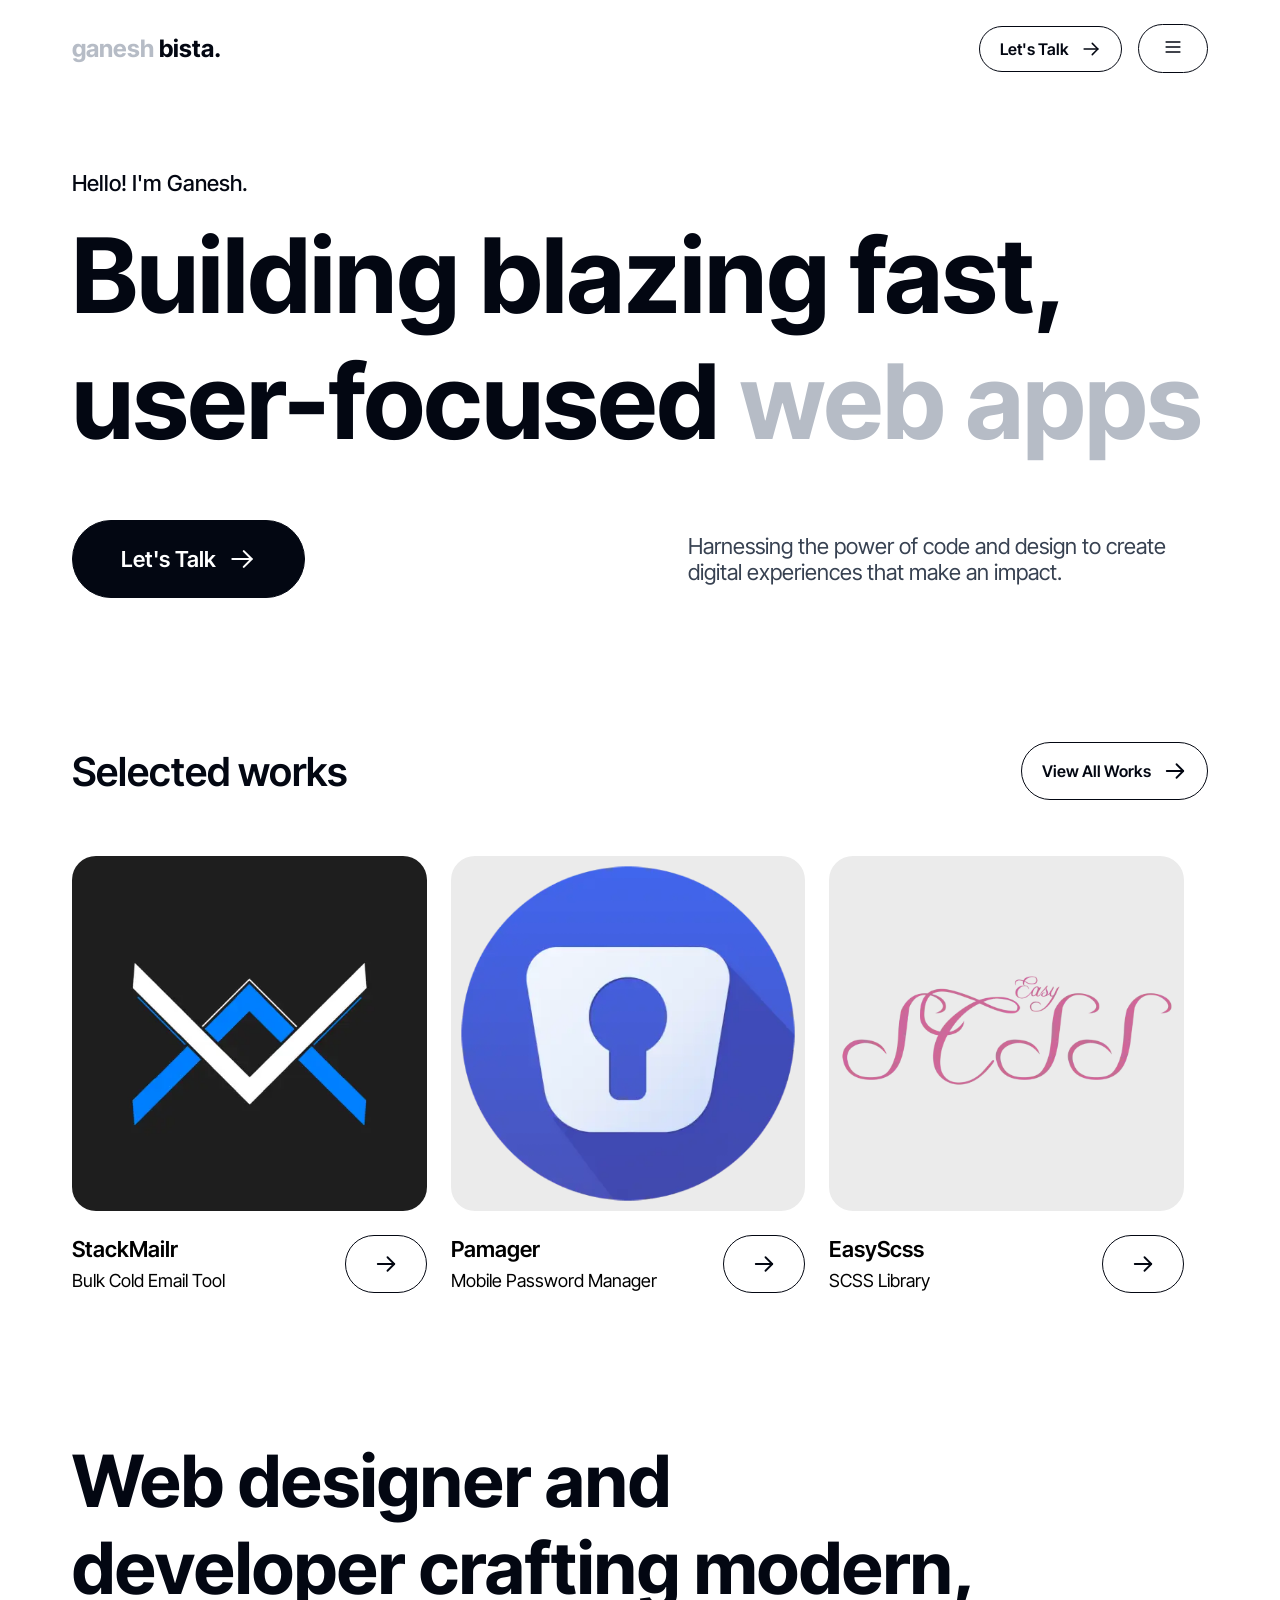
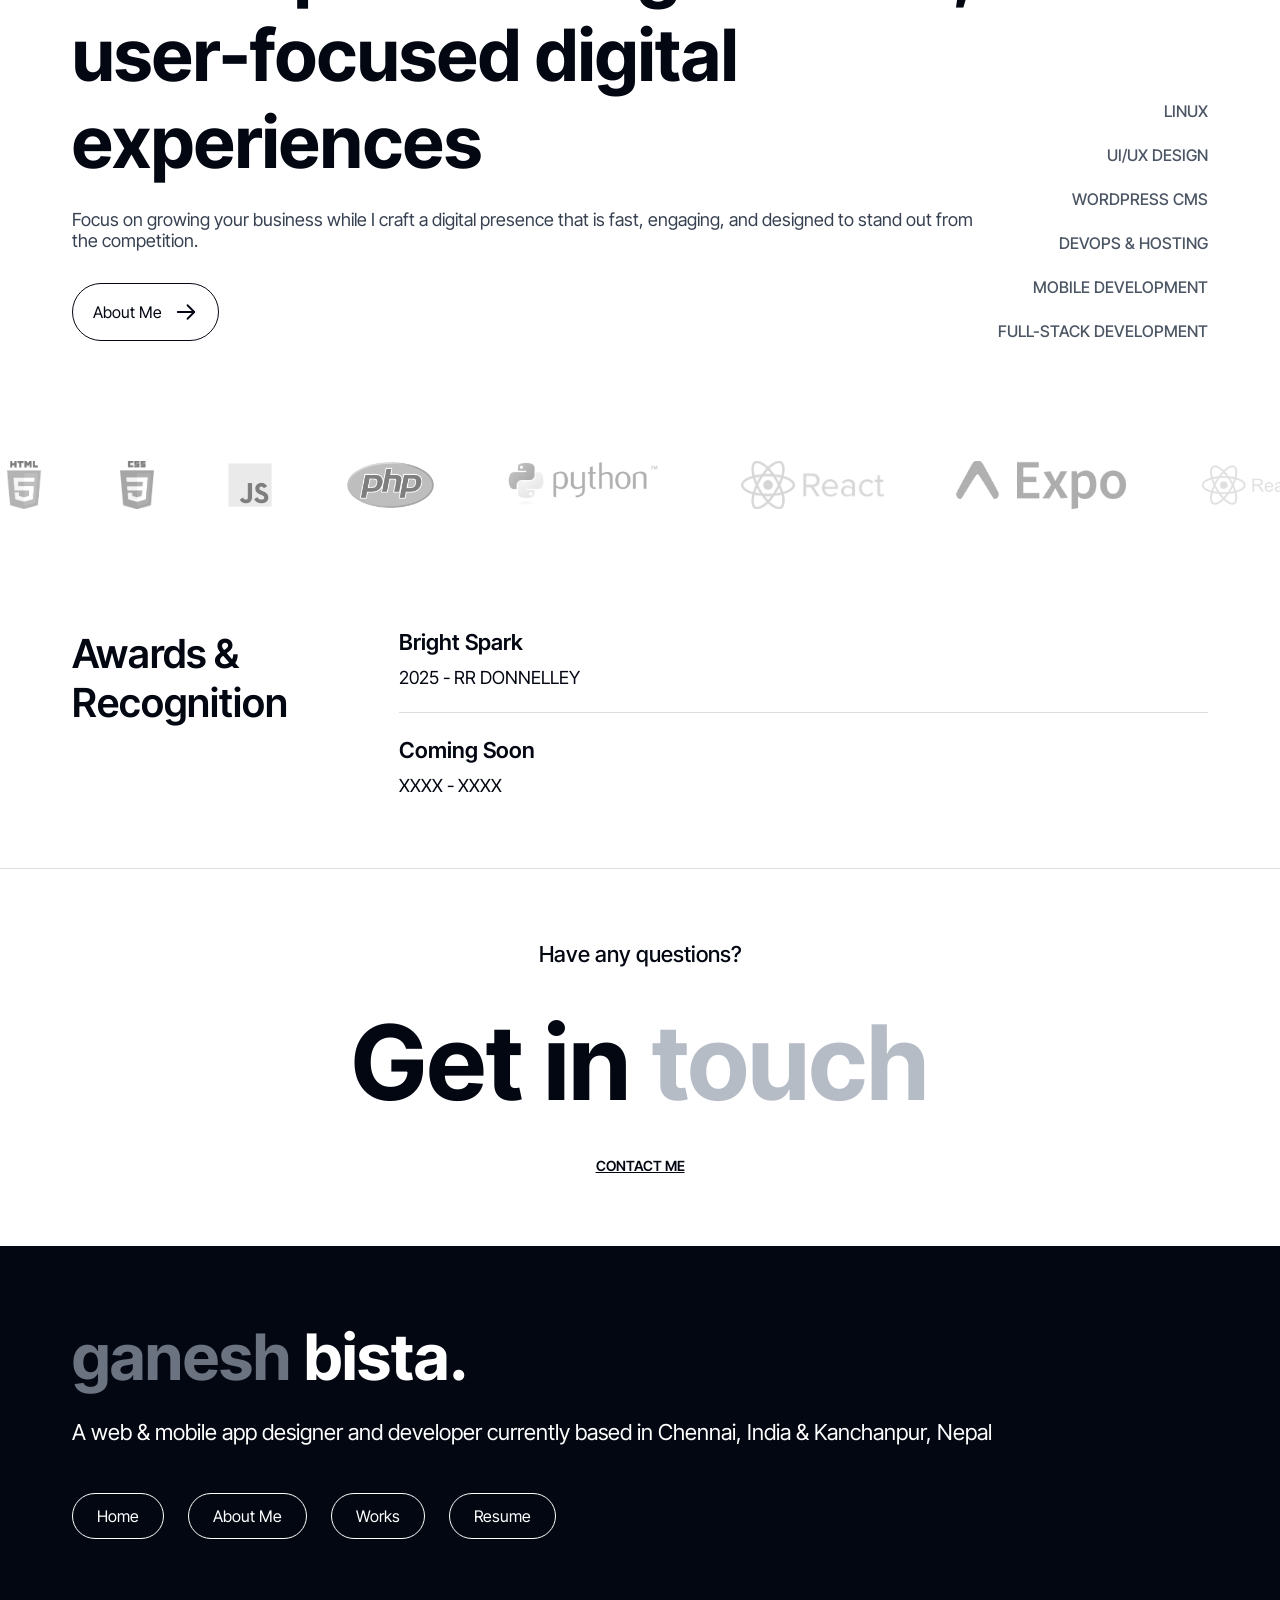
<file: index.html>
<!doctype html>
<html lang="en">
  <head>
    <!-- Basic -->
    <meta charset="UTF-8" />
    <meta name="viewport" content="width=device-width, initial-scale=1.0" />

    <title>Ganesh Bista | Full Stack Web & Mobile App Developer</title>

    <meta
      name="description"
      content="Ganesh Bista is a full-stack web and mobile app developer based in Chennai, India and Nepal. Building blazing fast, user-focused websites, web apps, and mobile applications."
    />

    <meta name="author" content="Ganesh Bista" />
    <meta name="robots" content="index, follow, max-image-preview:large" />
    <meta name="googlebot" content="index, follow" />
    <meta name="theme-color" content="#ffffff" />
    <meta name="color-scheme" content="light" />

    <!-- Canonical -->
    <link rel="canonical" href="https://ganeshbista.com/" />

    <!-- Favicon -->
    <link rel="icon" href="./assets/images/favicon.ico" sizes="any" />
    <link rel="icon" type="image/png" href="./assets/images/favicon.png" />

    <!-- Open Graph (Facebook, Discord, LinkedIn, WhatsApp, Telegram) -->
    <meta property="og:type" content="website" />
    <meta property="og:site_name" content="Ganesh Bista" />
    <meta property="og:title" content="Ganesh Bista | Full Stack Developer" />
    <meta
      property="og:description"
      content="Building blazing fast, user-focused web and mobile applications with modern technologies."
    />
    <meta property="og:url" content="https://ganeshbista.com/" />
    <meta
      property="og:image"
      content="https://ganeshbista.com/assets/images/embed.png"
    />
    <meta property="og:image:width" content="1200" />
    <meta property="og:image:height" content="630" />
    <meta property="og:image:alt" content="Ganesh Bista Portfolio" />
    <meta property="og:locale" content="en_US" />

    <!-- Twitter / X -->
    <meta name="twitter:card" content="summary_large_image" />
    <meta name="twitter:title" content="Ganesh Bista | Full Stack Developer" />
    <meta
      name="twitter:description"
      content="Building blazing fast, user-focused web and mobile applications."
    />
    <meta
      name="twitter:image"
      content="https://ganeshbista.com/assets/images/embed.png"
    />
    <!-- <meta name="twitter:creator" content="@ganeshbistakaji" /> -->

    <!-- Mobile -->
    <!-- <meta name="mobile-web-app-capable" content="yes" /> -->
    <!-- <meta name="apple-mobile-web-app-capable" content="yes" /> -->
    <!-- <meta name="apple-mobile-web-app-title" content="Ganesh Bista" /> -->
    <!-- <meta name="apple-mobile-web-app-status-bar-style" content="black" /> -->

    <!-- PWA -->
    <!-- <link rel="manifest" href="/manifest.json" /> -->

    <!-- Preconnect -->
    <link rel="preconnect" href="https://fonts.googleapis.com" />
    <link rel="preconnect" href="https://fonts.gstatic.com" crossorigin />

    <!-- Schema.org JSON-LD -->
    <script type="application/ld+json">
      {
        "@context": "https://schema.org",
        "@type": "Person",
        "name": "Ganesh Bista",
        "url": "https://ganeshbista.com",
        "jobTitle": "Full Stack Web & Mobile App Developer",
        "description": "Full-stack developer specializing in web applications, mobile apps, UI/UX design, and modern digital experiences.",
        "sameAs": [
          "https://github.com/ganeshbistakaji",
          "https://github.com/deadbushmc",
          "https://www.linkedin.com/in/ganesh-bista-444a46316"
        ],
        "knowsAbout": [
          "HTML",
          "CSS",
          "JavaScript",
          "PHP",
          "React",
          "React Native",
          "MySQL",
          "UI UX Design",
          "Mobile Development",
          "Full Stack Development"
        ]
      }
    </script>
    <link rel="stylesheet" href="./assets/style/index.css" />
    <link rel="stylesheet" href="./assets/style/global.css" />
  </head>
  <body>
    <div class="main">
      <header class="navbar">
        <div class="main-nav">
          <a href="./" class="site-icon"
            ><span class="first-name">ganesh</span>
            <span class="last-name">bista.</span></a
          >
          <div class="right">
            <a href="./contact.html" class="contact hide-mb">
              <span>Let's Talk</span>
              <svg
                width="100%"
                height="100%"
                viewBox="0 0 20 20"
                fill="none"
                xmlns="http://www.w3.org/2000/svg"
              >
                <path
                  d="M3.125 10H16.875"
                  stroke="currentColor"
                  stroke-width="1.5"
                  stroke-linecap="round"
                  stroke-linejoin="round"
                ></path>
                <path
                  d="M11.25 4.375L16.875 10L11.25 15.625"
                  stroke="currentColor"
                  stroke-width="1.5"
                  stroke-linecap="round"
                  stroke-linejoin="round"
                ></path>
              </svg>
            </a>

            <button class="hamburger">
              <svg
                class="navbar-inactive-burger"
                width="100%"
                height="100%"
                viewBox="0 0 20 20"
                fill="none"
                xmlns="http://www.w3.org/2000/svg"
              >
                <path
                  d="M3.125 10H16.875"
                  stroke="currentColor"
                  stroke-width="1.5"
                  stroke-linecap="round"
                  stroke-linejoin="round"
                ></path>
                <path
                  d="M3.125 5H16.875"
                  stroke="currentColor"
                  stroke-width="1.5"
                  stroke-linecap="round"
                  stroke-linejoin="round"
                ></path>
                <path
                  d="M3.125 15H16.875"
                  stroke="currentColor"
                  stroke-width="1.5"
                  stroke-linecap="round"
                  stroke-linejoin="round"
                ></path>
              </svg>
              <svg
                class="navbar-active-burger"
                width="100%"
                height="100%"
                viewBox="0 0 20 20"
                fill="none"
                xmlns="http://www.w3.org/2000/svg"
              >
                <path
                  d="M15.625 4.375L4.375 15.625"
                  stroke="currentColor"
                  stroke-width="1.5"
                  stroke-linecap="round"
                  stroke-linejoin="round"
                ></path>
                <path
                  d="M15.625 15.625L4.375 4.375"
                  stroke="currentColor"
                  stroke-width="1.5"
                  stroke-linecap="round"
                  stroke-linejoin="round"
                ></path>
              </svg>
            </button>
          </div>
        </div>
        <div class="nav-line-cont">
          <div class="nav-line"></div>
        </div>

        <div class="nav-dropdown">
          <div class="nav-dropdown-inner">
            <ul class="nav-links">
              <li class="nav-link">
                <a href="./" class="link">Home<span>(01)</span></a>
                <a href="./" class="button-link hide-mb">
                  <svg
                    width="100%"
                    height="100%"
                    viewBox="0 0 20 20"
                    fill="none"
                    xmlns="http://www.w3.org/2000/svg"
                  >
                    <path
                      d="M3.125 10H16.875"
                      stroke="currentColor"
                      stroke-width="1.5"
                      stroke-linecap="round"
                      stroke-linejoin="round"
                    ></path>
                    <path
                      d="M11.25 4.375L16.875 10L11.25 15.625"
                      stroke="currentColor"
                      stroke-width="1.5"
                      stroke-linecap="round"
                      stroke-linejoin="round"
                    ></path>
                  </svg>
                </a>
              </li>
              <li class="nav-link">
                <a href="./about.html" class="link"
                  >About Me<span>(02)</span></a
                >
                <a href="./about.html" class="button-link hide-mb">
                  <svg
                    width="100%"
                    height="100%"
                    viewBox="0 0 20 20"
                    fill="none"
                    xmlns="http://www.w3.org/2000/svg"
                  >
                    <path
                      d="M3.125 10H16.875"
                      stroke="currentColor"
                      stroke-width="1.5"
                      stroke-linecap="round"
                      stroke-linejoin="round"
                    ></path>
                    <path
                      d="M11.25 4.375L16.875 10L11.25 15.625"
                      stroke="currentColor"
                      stroke-width="1.5"
                      stroke-linecap="round"
                      stroke-linejoin="round"
                    ></path>
                  </svg>
                </a>
              </li>
              <li class="nav-link">
                <a href="./works.html" class="link">Works<span>(03)</span></a>
                <a href="./works.html" class="button-link hide-mb">
                  <svg
                    width="100%"
                    height="100%"
                    viewBox="0 0 20 20"
                    fill="none"
                    xmlns="http://www.w3.org/2000/svg"
                  >
                    <path
                      d="M3.125 10H16.875"
                      stroke="currentColor"
                      stroke-width="1.5"
                      stroke-linecap="round"
                      stroke-linejoin="round"
                    ></path>
                    <path
                      d="M11.25 4.375L16.875 10L11.25 15.625"
                      stroke="currentColor"
                      stroke-width="1.5"
                      stroke-linecap="round"
                      stroke-linejoin="round"
                    ></path>
                  </svg>
                </a>
              </li>
            </ul>

            <div class="nav-line-cont-inner">
              <div class="nav-line"></div>
            </div>

            <div class="socials">
              <div class="socials-left">
                <p class="follow-me-txt">Follow me.</p>
                <ul class="socials-link">
                  <li class="social-link">
                    <a
                      target="_blank"
                      href="https://github.com/ganeshbistakaji"
                      class="link"
                      >Github<span>(@ganeshbistakaji)</span>
                      <svg
                        width="100%"
                        height="100%"
                        viewBox="0 0 24 24"
                        fill="none"
                        xmlns="http://www.w3.org/2000/svg"
                      >
                        <path
                          d="M6 18L18 6"
                          stroke="currentColor"
                          stroke-width="1.5"
                          stroke-linecap="round"
                          stroke-linejoin="round"
                        ></path>
                        <path
                          d="M8.25 6H18V15.75"
                          stroke="currentColor"
                          stroke-width="1.5"
                          stroke-linecap="round"
                          stroke-linejoin="round"
                        ></path></svg
                    ></a>
                  </li>
                  <li class="social-link">
                    <a
                      target="_blank"
                      href="https://github.com/deadbushmc"
                      class="link"
                      >Github<span>(@deadbushmc)</span>
                      <svg
                        width="100%"
                        height="100%"
                        viewBox="0 0 24 24"
                        fill="none"
                        xmlns="http://www.w3.org/2000/svg"
                      >
                        <path
                          d="M6 18L18 6"
                          stroke="currentColor"
                          stroke-width="1.5"
                          stroke-linecap="round"
                          stroke-linejoin="round"
                        ></path>
                        <path
                          d="M8.25 6H18V15.75"
                          stroke="currentColor"
                          stroke-width="1.5"
                          stroke-linecap="round"
                          stroke-linejoin="round"
                        ></path></svg
                    ></a>
                  </li>
                  <li class="social-link">
                    <a
                      target="_blank"
                      href="https://in.linkedin.com/in/ganesh-bista-444a46316"
                      class="link"
                      >Linked in
                      <svg
                        width="100%"
                        height="100%"
                        viewBox="0 0 24 24"
                        fill="none"
                        xmlns="http://www.w3.org/2000/svg"
                      >
                        <path
                          d="M6 18L18 6"
                          stroke="currentColor"
                          stroke-width="1.5"
                          stroke-linecap="round"
                          stroke-linejoin="round"
                        ></path>
                        <path
                          d="M8.25 6H18V15.75"
                          stroke="currentColor"
                          stroke-width="1.5"
                          stroke-linecap="round"
                          stroke-linejoin="round"
                        ></path></svg
                    ></a>
                  </li>
                </ul>
              </div>
              <div class="socials-right">
                <p class="query">Reach out to me.</p>
                <form id="query-form-nav" class="query-form-nav">
                  <input
                    type="text"
                    id="query-nav-msg"
                    placeholder="Write your query"
                    required
                  />
                  <button type="submit">
                    <svg
                      width="100%"
                      height="100%"
                      viewBox="0 0 24 24"
                      fill="none"
                      xmlns="http://www.w3.org/2000/svg"
                    >
                      <path
                        d="M6 18L18 6"
                        stroke="currentColor"
                        stroke-width="1.5"
                        stroke-linecap="round"
                        stroke-linejoin="round"
                      ></path>
                      <path
                        d="M8.25 6H18V15.75"
                        stroke="currentColor"
                        stroke-width="1.5"
                        stroke-linecap="round"
                        stroke-linejoin="round"
                      ></path>
                    </svg>
                  </button>
                </form>
              </div>
            </div>
          </div>
        </div>
      </header>

      <section class="section-intro section-boxed">
        <p class="greetings">Hello! I'm Ganesh.</p>
        <h1 class="basic-bio">
          Building blazing fast, user-focused <span>web apps</span>
        </h1>
        <div class="contact-page">
          <a href="./contact.html" class="contact">
            <span>Let's Talk</span>
            <svg
              width="100%"
              height="100%"
              viewBox="0 0 20 20"
              fill="none"
              xmlns="http://www.w3.org/2000/svg"
            >
              <path
                d="M3.125 10H16.875"
                stroke="currentColor"
                stroke-width="1.5"
                stroke-linecap="round"
                stroke-linejoin="round"
              ></path>
              <path
                d="M11.25 4.375L16.875 10L11.25 15.625"
                stroke="currentColor"
                stroke-width="1.5"
                stroke-linecap="round"
                stroke-linejoin="round"
              ></path>
            </svg>
          </a>

          <p class="contact-desc">
            Harnessing the power of code and design to create digital
            experiences that make an impact.
          </p>
        </div>
      </section>

      <section class="section-works section-boxed">
        <div class="top">
          <p class="section-title">Selected works</p>
          <a href="./works.html" class="works hide-mb">
            <span>View All Works</span>
            <svg
              width="100%"
              height="100%"
              viewBox="0 0 20 20"
              fill="none"
              xmlns="http://www.w3.org/2000/svg"
            >
              <path
                d="M3.125 10H16.875"
                stroke="currentColor"
                stroke-width="1.5"
                stroke-linecap="round"
                stroke-linejoin="round"
              ></path>
              <path
                d="M11.25 4.375L16.875 10L11.25 15.625"
                stroke="currentColor"
                stroke-width="1.5"
                stroke-linecap="round"
                stroke-linejoin="round"
              ></path>
            </svg>
          </a>
        </div>
        <ul class="all-works">
          <li class="work">
            <a
              href="https://github.com/ganeshbistakaji/StackMailr"
              class="work-img-cont"
            >
              <img
                src="./assets/images/stackMailr.webp"
                alt=""
                class="work-img"
              />
            </a>
            <div class="work-desc">
              <div class="left">
                <p class="work-title">StackMailr</p>
                <p class="work-type">Bulk Cold Email Tool</p>
              </div>
              <a
                href="https://github.com/ganeshbistakaji/StackMailr"
                class="work-view-more"
              >
                <svg
                  width="100%"
                  height="100%"
                  viewBox="0 0 20 20"
                  fill="none"
                  xmlns="http://www.w3.org/2000/svg"
                >
                  <path
                    d="M3.125 10H16.875"
                    stroke="currentColor"
                    stroke-width="1.5"
                    stroke-linecap="round"
                    stroke-linejoin="round"
                  ></path>
                  <path
                    d="M11.25 4.375L16.875 10L11.25 15.625"
                    stroke="currentColor"
                    stroke-width="1.5"
                    stroke-linecap="round"
                    stroke-linejoin="round"
                  ></path>
                </svg>
              </a>
            </div>
          </li>
          <li class="work">
            <a
              href="https://github.com/ganeshbistakaji/Pamager"
              class="work-img-cont"
            >
              <img src="./assets/images/pamager.webp" alt="" class="work-img" />
            </a>
            <div class="work-desc">
              <div class="left">
                <p class="work-title">Pamager</p>
                <p class="work-type">Mobile Password Manager</p>
              </div>
              <a
                href="https://github.com/ganeshbistakaji/Pamager"
                class="work-view-more"
              >
                <svg
                  width="100%"
                  height="100%"
                  viewBox="0 0 20 20"
                  fill="none"
                  xmlns="http://www.w3.org/2000/svg"
                >
                  <path
                    d="M3.125 10H16.875"
                    stroke="currentColor"
                    stroke-width="1.5"
                    stroke-linecap="round"
                    stroke-linejoin="round"
                  ></path>
                  <path
                    d="M11.25 4.375L16.875 10L11.25 15.625"
                    stroke="currentColor"
                    stroke-width="1.5"
                    stroke-linecap="round"
                    stroke-linejoin="round"
                  ></path>
                </svg>
              </a>
            </div>
          </li>
          <li class="work">
            <a
              href="https://github.com/ganeshbistakaji/EasySCSS"
              class="work-img-cont"
            >
              <img
                src="./assets/images/easyScss.webp"
                alt=""
                class="work-img"
              />
            </a>
            <div class="work-desc">
              <div class="left">
                <p class="work-title">EasyScss</p>
                <p class="work-type">SCSS Library</p>
              </div>
              <a
                href="https://github.com/ganeshbistakaji/EasySCSS"
                class="work-view-more"
              >
                <svg
                  width="100%"
                  height="100%"
                  viewBox="0 0 20 20"
                  fill="none"
                  xmlns="http://www.w3.org/2000/svg"
                >
                  <path
                    d="M3.125 10H16.875"
                    stroke="currentColor"
                    stroke-width="1.5"
                    stroke-linecap="round"
                    stroke-linejoin="round"
                  ></path>
                  <path
                    d="M11.25 4.375L16.875 10L11.25 15.625"
                    stroke="currentColor"
                    stroke-width="1.5"
                    stroke-linecap="round"
                    stroke-linejoin="round"
                  ></path>
                </svg>
              </a>
            </div>
          </li>
        </ul>
        <a href="./works.html" class="works-mb hide-pc hide-tb">
          <span>View All Works</span>
          <svg
            width="100%"
            height="100%"
            viewBox="0 0 20 20"
            fill="none"
            xmlns="http://www.w3.org/2000/svg"
          >
            <path
              d="M3.125 10H16.875"
              stroke="currentColor"
              stroke-width="1.5"
              stroke-linecap="round"
              stroke-linejoin="round"
            ></path>
            <path
              d="M11.25 4.375L16.875 10L11.25 15.625"
              stroke="currentColor"
              stroke-width="1.5"
              stroke-linecap="round"
              stroke-linejoin="round"
            ></path>
          </svg>
        </a>
      </section>

      <section class="section-skills section-boxed">
        <div class="left">
          <h2 class="skills-heading">
            Web designer and developer crafting modern, user-focused digital
            experiences
          </h2>
          <p class="skills-desc">
            Focus on growing your business while I craft a digital presence that
            is fast, engaging, and designed to stand out from the competition.
          </p>
          <a href="./about.html" class="about">
            <span>About Me</span>
            <svg
              width="100%"
              height="100%"
              viewBox="0 0 20 20"
              fill="none"
              xmlns="http://www.w3.org/2000/svg"
            >
              <path
                d="M3.125 10H16.875"
                stroke="currentColor"
                stroke-width="1.5"
                stroke-linecap="round"
                stroke-linejoin="round"
              ></path>
              <path
                d="M11.25 4.375L16.875 10L11.25 15.625"
                stroke="currentColor"
                stroke-width="1.5"
                stroke-linecap="round"
                stroke-linejoin="round"
              ></path>
            </svg>
          </a>
        </div>
        <ul class="skills">
          <li class="skill">
            <p class="skill-name">Linux</p>
          </li>
          <li class="skill">
            <p class="skill-name">UI/UX Design</p>
          </li>
          <li class="skill">
            <p class="skill-name">Wordpress CMS</p>
          </li>
          <li class="skill">
            <p class="skill-name">DevOps & Hosting</p>
          </li>
          <li class="skill">
            <p class="skill-name">Mobile Development</p>
          </li>
          <li class="skill">
            <p class="skill-name">Full-Stack Development</p>
          </li>
        </ul>
      </section>

      <section class="section-lang-tool section-full">
        <ul class="lang-tools">
          <li class="lang-tool">
            <img src="./assets/images/skills/html.png" alt="" />
          </li>
          <li class="lang-tool">
            <img src="./assets/images/skills/css.png" alt="" />
          </li>
          <li class="lang-tool">
            <img src="./assets/images/skills/js.png" alt="" />
          </li>
          <li class="lang-tool">
            <img src="./assets/images/skills/php.png" alt="" />
          </li>
          <li class="lang-tool">
            <img src="./assets/images/skills/python.png" alt="" />
          </li>
          <li class="lang-tool">
            <img src="./assets/images/skills/react.png" alt="" />
          </li>
          <li class="lang-tool">
            <img src="./assets/images/skills/expo.png" alt="" />
          </li>
          <li class="lang-tool">
            <img src="./assets/images/skills/react-native.png" alt="" />
          </li>
          <li class="lang-tool">
            <img src="./assets/images/skills/mysql.png" alt="" />
          </li>
          <li class="lang-tool">
            <img src="./assets/images/skills/ubuntu.png" alt="" />
          </li>
          <li class="lang-tool">
            <img src="./assets/images/skills/debian.webp" alt="" />
          </li>
          <li class="lang-tool">
            <img src="./assets/images/skills/vscode.png" alt="" />
          </li>
          <li class="lang-tool">
            <img src="./assets/images/skills/xampp.png" alt="" />
          </li>
          <li class="lang-tool">
            <img src="./assets/images/skills/figma.webp" alt="" />
          </li>
        </ul>
        <ul class="lang-tools" aria-hidden>
          <li class="lang-tool">
            <img src="./assets/images/skills/html.png" alt="" />
          </li>
          <li class="lang-tool">
            <img src="./assets/images/skills/css.png" alt="" />
          </li>
          <li class="lang-tool">
            <img src="./assets/images/skills/js.png" alt="" />
          </li>
          <li class="lang-tool">
            <img src="./assets/images/skills/php.png" alt="" />
          </li>
          <li class="lang-tool">
            <img src="./assets/images/skills/python.png" alt="" />
          </li>
          <li class="lang-tool">
            <img src="./assets/images/skills/react.png" alt="" />
          </li>
          <li class="lang-tool">
            <img src="./assets/images/skills/expo.png" alt="" />
          </li>
          <li class="lang-tool">
            <img src="./assets/images/skills/react-native.png" alt="" />
          </li>
          <li class="lang-tool">
            <img src="./assets/images/skills/mysql.png" alt="" />
          </li>
          <li class="lang-tool">
            <img src="./assets/images/skills/ubuntu.png" alt="" />
          </li>
          <li class="lang-tool">
            <img src="./assets/images/skills/debian.webp" alt="" />
          </li>
          <li class="lang-tool">
            <img src="./assets/images/skills/vscode.png" alt="" />
          </li>
          <li class="lang-tool">
            <img src="./assets/images/skills/xampp.png" alt="" />
          </li>
          <li class="lang-tool">
            <img src="./assets/images/skills/figma.webp" alt="" />
          </li>
        </ul>
      </section>

      <section class="section-recognition section-boxed">
        <div class="inner-section">
          <div class="left">
            <h4 class="recognition-main-title">Awards & Recognition</h4>
          </div>
          <div class="right">
            <div class="recognition">
              <h4 class="recognition-title">Bright Spark</h4>
              <p class="recognition-type">2025 - RR Donnelley</p>
            </div>
            <div class="recognition-divider"></div>
            <div class="recognition">
              <h4 class="recognition-title">Coming Soon</h4>
              <p class="recognition-type">XXXX - XXXX</p>
            </div>
            <!-- <div class="recognition-divider"></div> -->
          </div>
        </div>
      </section>

      <section class="section-divider section-full"></section>

      <section class="section-get-in-touch section-boxed">
        <p class="query-desc">Have any questions?</p>
        <h2 class="query-title">Get in <span>touch</span></h2>
        <a href="./contact.html" class="contact">Contact Me</a>
      </section>

      <footer class="footer">
        <div class="footer-inner section-boxed">
          <a href="./" class="site-icon-footer"
            ><span class="first-name">ganesh</span>
            <span class="last-name">bista.</span></a
          >
          <p class="site-desc">
            A web & mobile app designer and developer currently based in
            Chennai, India & Kanchanpur, Nepal
          </p>

          <ul class="links-list">
            <li class="link-list">
              <a href="./" class="link">Home</a>
            </li>
            <li class="link-list">
              <a href="./about.html" class="link">About Me</a>
            </li>
            <li class="link-list">
              <a href="./works.html" class="link">Works</a>
            </li>
            <li class="link-list">
              <a
                target="_blank"
                href="https://drive.google.com/file/d/1i2EXxmqxesMfHggmH8huuSoUHmxjBZQx/view?usp=sharing"
                class="link"
                >Resume</a
              >
            </li>
          </ul>
        </div>
      </footer>
    </div>

    <script src="./assets/js/navbar.js"></script>
    <script src="./assets/js/contact.js"></script>
  </body>
</html>
</file>
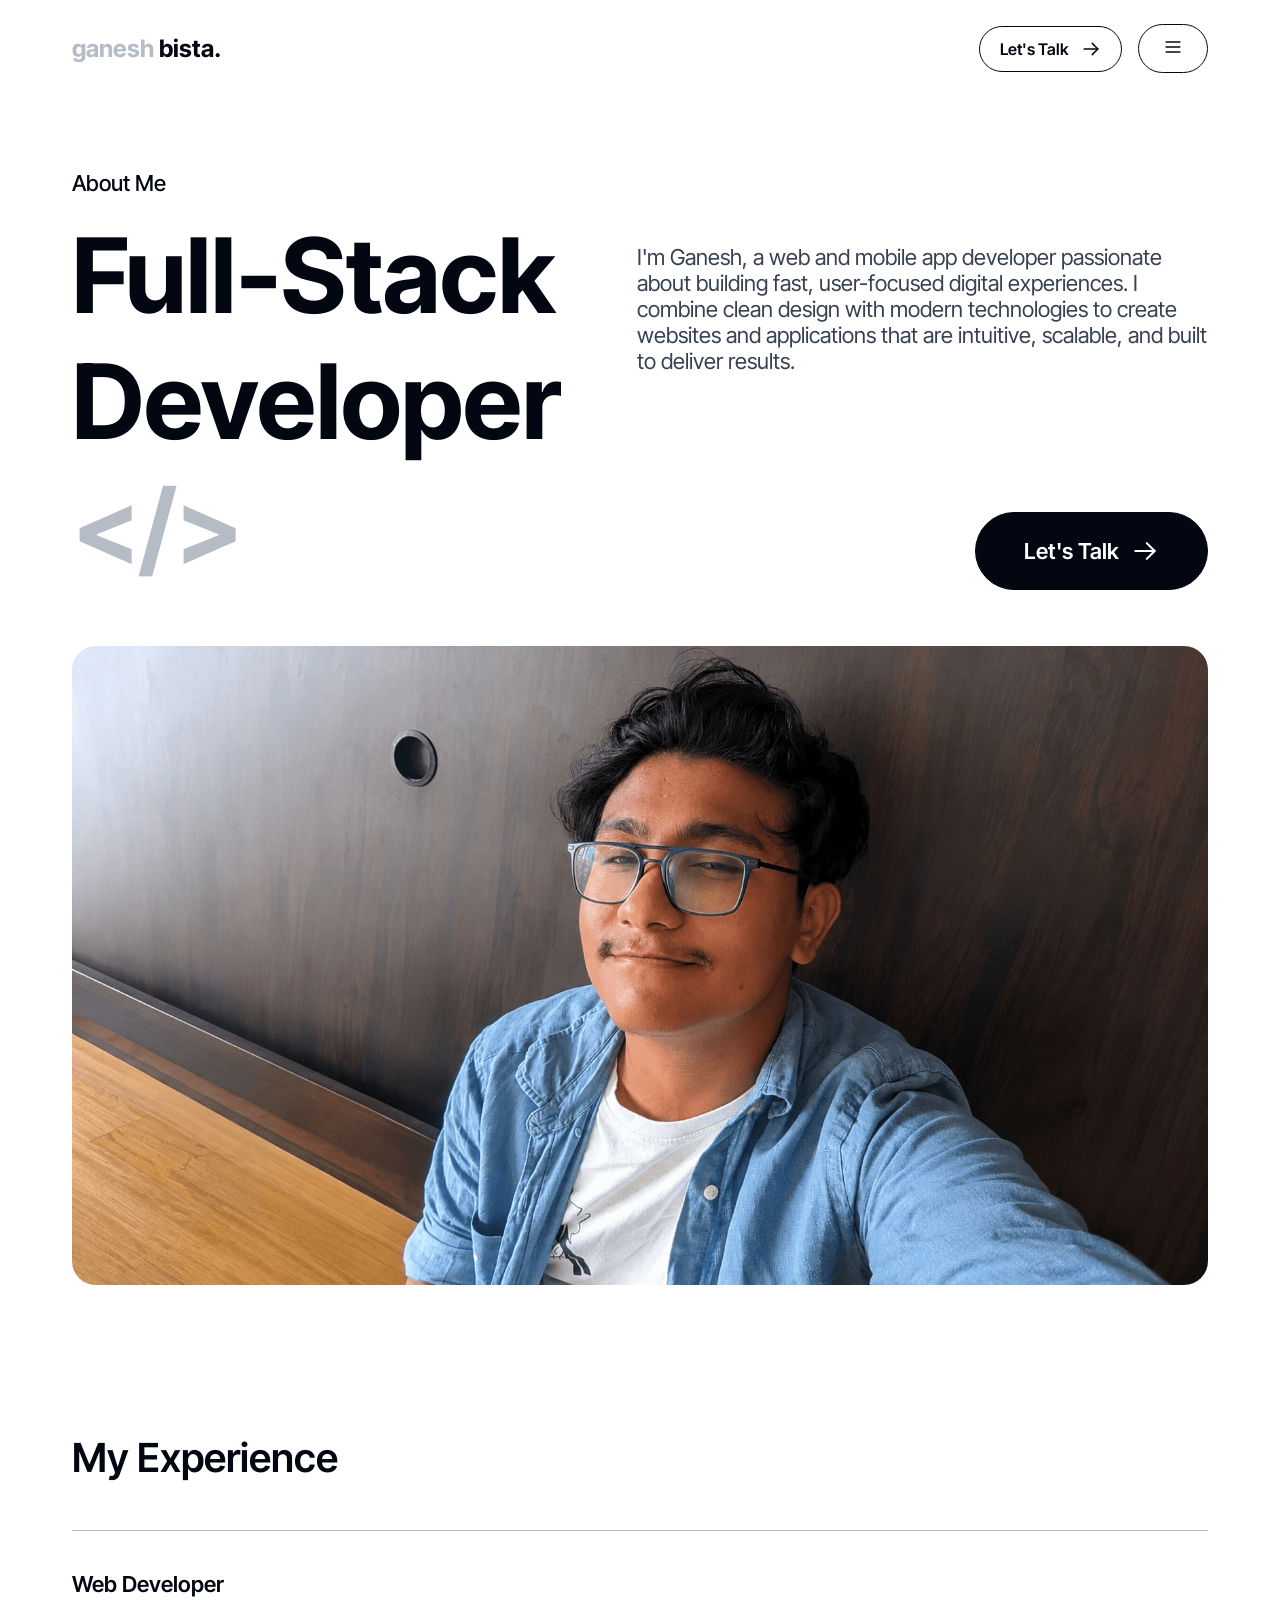
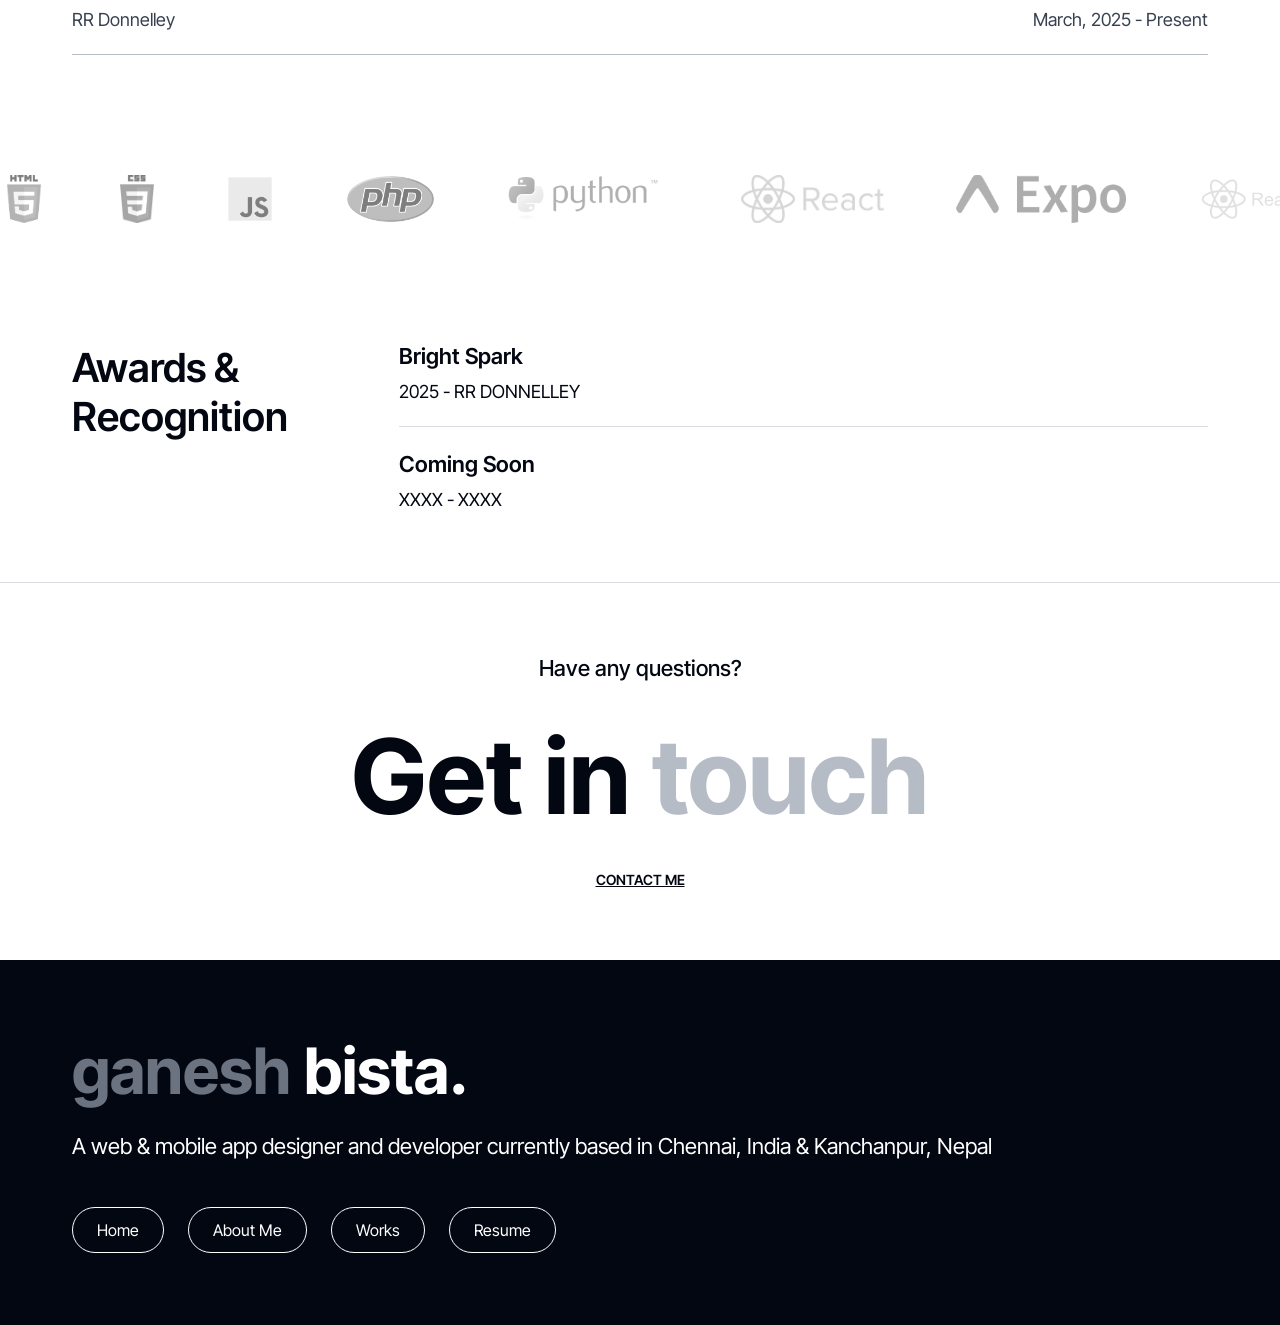
<file: about.html>
<!doctype html>
<html lang="en">
  <head>
    <!-- Basic -->
    <meta charset="UTF-8" />
    <meta name="viewport" content="width=device-width, initial-scale=1.0" />

    <title>About | Ganesh Bista</title>

    <meta
      name="description"
      content="Learn more about Ganesh Bista, a full-stack web and mobile app developer specializing in modern websites, mobile applications, UI/UX design, and digital experiences."
    />

    <meta name="author" content="Ganesh Bista" />
    <meta name="robots" content="index, follow, max-image-preview:large" />
    <meta name="googlebot" content="index, follow" />
    <meta name="theme-color" content="#ffffff" />
    <meta name="color-scheme" content="light" />

    <!-- Canonical -->
    <link rel="canonical" href="https://ganeshbista.com/about" />

    <!-- Favicon -->
    <link rel="icon" href="/assets/images/favicon.ico" sizes="any" />
    <link rel="icon" type="image/png" href="./assets/images/favicon.png" />

    <!-- Open Graph (Facebook, Discord, LinkedIn, WhatsApp, Telegram) -->
    <meta property="og:type" content="website" />
    <meta property="og:site_name" content="Ganesh Bista" />
    <meta property="og:title" content="About | Ganesh Bista" />
    <meta
      property="og:description"
      content="Learn more about Ganesh Bista, a full-stack web and mobile app developer specializing in modern websites, mobile applications, UI/UX design, and digital experiences."
    />
    <meta property="og:url" content="https://ganeshbista.com/about" />
    <meta
      property="og:image"
      content="https://ganeshbista.com/assets/images/embed.png"
    />
    <meta property="og:image:width" content="1200" />
    <meta property="og:image:height" content="630" />
    <meta property="og:image:alt" content="Ganesh Bista Portfolio" />
    <meta property="og:locale" content="en_US" />

    <!-- Twitter / X -->
    <meta name="twitter:card" content="summary_large_image" />
    <meta name="twitter:title" content="About | Ganesh Bista" />
    <meta
      name="twitter:description"
      content="Learn more about Ganesh Bista, a full-stack web and mobile app developer specializing in modern websites, mobile applications, UI/UX design, and digital experiences."
    />
    <meta
      name="twitter:image"
      content="https://ganeshbista.com/assets/images/embed.png"
    />
    <!-- <meta name="twitter:creator" content="@ganeshbistakaji" /> -->

    <!-- Mobile -->
    <!-- <meta name="mobile-web-app-capable" content="yes" /> -->
    <!-- <meta name="apple-mobile-web-app-capable" content="yes" /> -->
    <!-- <meta name="apple-mobile-web-app-title" content="Ganesh Bista" /> -->
    <!-- <meta name="apple-mobile-web-app-status-bar-style" content="black" /> -->

    <!-- PWA -->
    <!-- <link rel="manifest" href="/manifest.json" /> -->

    <!-- Preconnect -->
    <link rel="preconnect" href="https://fonts.googleapis.com" />
    <link rel="preconnect" href="https://fonts.gstatic.com" crossorigin />

    <!-- Schema.org JSON-LD -->
    <script type="application/ld+json">
      {
        "@context": "https://schema.org",
        "@type": "AboutPage",
        "url": "https://ganeshbista.com/about",
        "name": "About Ganesh Bista"
      }
    </script>
    <link rel="stylesheet" href="./assets/style/about.css" />
    <link rel="stylesheet" href="./assets/style/index.css" />
    <link rel="stylesheet" href="./assets/style/global.css" />
  </head>
  <body>
    <div class="main">
      <header class="navbar">
        <div class="main-nav">
          <a href="./" class="site-icon"
            ><span class="first-name">ganesh</span>
            <span class="last-name">bista.</span></a
          >
          <div class="right">
            <a href="./contact.html" class="contact hide-mb">
              <span>Let's Talk</span>
              <svg
                width="100%"
                height="100%"
                viewBox="0 0 20 20"
                fill="none"
                xmlns="http://www.w3.org/2000/svg"
              >
                <path
                  d="M3.125 10H16.875"
                  stroke="currentColor"
                  stroke-width="1.5"
                  stroke-linecap="round"
                  stroke-linejoin="round"
                ></path>
                <path
                  d="M11.25 4.375L16.875 10L11.25 15.625"
                  stroke="currentColor"
                  stroke-width="1.5"
                  stroke-linecap="round"
                  stroke-linejoin="round"
                ></path>
              </svg>
            </a>

            <button class="hamburger">
              <svg
                class="navbar-inactive-burger"
                width="100%"
                height="100%"
                viewBox="0 0 20 20"
                fill="none"
                xmlns="http://www.w3.org/2000/svg"
              >
                <path
                  d="M3.125 10H16.875"
                  stroke="currentColor"
                  stroke-width="1.5"
                  stroke-linecap="round"
                  stroke-linejoin="round"
                ></path>
                <path
                  d="M3.125 5H16.875"
                  stroke="currentColor"
                  stroke-width="1.5"
                  stroke-linecap="round"
                  stroke-linejoin="round"
                ></path>
                <path
                  d="M3.125 15H16.875"
                  stroke="currentColor"
                  stroke-width="1.5"
                  stroke-linecap="round"
                  stroke-linejoin="round"
                ></path>
              </svg>
              <svg
                class="navbar-active-burger"
                width="100%"
                height="100%"
                viewBox="0 0 20 20"
                fill="none"
                xmlns="http://www.w3.org/2000/svg"
              >
                <path
                  d="M15.625 4.375L4.375 15.625"
                  stroke="currentColor"
                  stroke-width="1.5"
                  stroke-linecap="round"
                  stroke-linejoin="round"
                ></path>
                <path
                  d="M15.625 15.625L4.375 4.375"
                  stroke="currentColor"
                  stroke-width="1.5"
                  stroke-linecap="round"
                  stroke-linejoin="round"
                ></path>
              </svg>
            </button>
          </div>
        </div>
        <div class="nav-line-cont">
          <div class="nav-line"></div>
        </div>

        <div class="nav-dropdown">
          <div class="nav-dropdown-inner">
            <ul class="nav-links">
              <li class="nav-link">
                <a href="./" class="link">Home<span>(01)</span></a>
                <a href="./" class="button-link hide-mb">
                  <svg
                    width="100%"
                    height="100%"
                    viewBox="0 0 20 20"
                    fill="none"
                    xmlns="http://www.w3.org/2000/svg"
                  >
                    <path
                      d="M3.125 10H16.875"
                      stroke="currentColor"
                      stroke-width="1.5"
                      stroke-linecap="round"
                      stroke-linejoin="round"
                    ></path>
                    <path
                      d="M11.25 4.375L16.875 10L11.25 15.625"
                      stroke="currentColor"
                      stroke-width="1.5"
                      stroke-linecap="round"
                      stroke-linejoin="round"
                    ></path>
                  </svg>
                </a>
              </li>
              <li class="nav-link">
                <a href="./about.html" class="link"
                  >About Me<span>(02)</span></a
                >
                <a href="./about.html" class="button-link hide-mb">
                  <svg
                    width="100%"
                    height="100%"
                    viewBox="0 0 20 20"
                    fill="none"
                    xmlns="http://www.w3.org/2000/svg"
                  >
                    <path
                      d="M3.125 10H16.875"
                      stroke="currentColor"
                      stroke-width="1.5"
                      stroke-linecap="round"
                      stroke-linejoin="round"
                    ></path>
                    <path
                      d="M11.25 4.375L16.875 10L11.25 15.625"
                      stroke="currentColor"
                      stroke-width="1.5"
                      stroke-linecap="round"
                      stroke-linejoin="round"
                    ></path>
                  </svg>
                </a>
              </li>
              <li class="nav-link">
                <a href="./works.html" class="link">Works<span>(03)</span></a>
                <a href="./works.html" class="button-link hide-mb">
                  <svg
                    width="100%"
                    height="100%"
                    viewBox="0 0 20 20"
                    fill="none"
                    xmlns="http://www.w3.org/2000/svg"
                  >
                    <path
                      d="M3.125 10H16.875"
                      stroke="currentColor"
                      stroke-width="1.5"
                      stroke-linecap="round"
                      stroke-linejoin="round"
                    ></path>
                    <path
                      d="M11.25 4.375L16.875 10L11.25 15.625"
                      stroke="currentColor"
                      stroke-width="1.5"
                      stroke-linecap="round"
                      stroke-linejoin="round"
                    ></path>
                  </svg>
                </a>
              </li>
            </ul>

            <div class="nav-line-cont-inner">
              <div class="nav-line"></div>
            </div>

            <div class="socials">
              <div class="socials-left">
                <p class="follow-me-txt">Follow me.</p>
                <ul class="socials-link">
                  <li class="social-link">
                    <a
                      target="_blank"
                      href="https://github.com/ganeshbistakaji"
                      class="link"
                      >Github<span>(@ganeshbistakaji)</span>
                      <svg
                        width="100%"
                        height="100%"
                        viewBox="0 0 24 24"
                        fill="none"
                        xmlns="http://www.w3.org/2000/svg"
                      >
                        <path
                          d="M6 18L18 6"
                          stroke="currentColor"
                          stroke-width="1.5"
                          stroke-linecap="round"
                          stroke-linejoin="round"
                        ></path>
                        <path
                          d="M8.25 6H18V15.75"
                          stroke="currentColor"
                          stroke-width="1.5"
                          stroke-linecap="round"
                          stroke-linejoin="round"
                        ></path></svg
                    ></a>
                  </li>
                  <li class="social-link">
                    <a
                      target="_blank"
                      href="https://github.com/deadbushmc"
                      class="link"
                      >Github<span>(@deadbushmc)</span>
                      <svg
                        width="100%"
                        height="100%"
                        viewBox="0 0 24 24"
                        fill="none"
                        xmlns="http://www.w3.org/2000/svg"
                      >
                        <path
                          d="M6 18L18 6"
                          stroke="currentColor"
                          stroke-width="1.5"
                          stroke-linecap="round"
                          stroke-linejoin="round"
                        ></path>
                        <path
                          d="M8.25 6H18V15.75"
                          stroke="currentColor"
                          stroke-width="1.5"
                          stroke-linecap="round"
                          stroke-linejoin="round"
                        ></path></svg
                    ></a>
                  </li>
                  <li class="social-link">
                    <a
                      target="_blank"
                      href="https://in.linkedin.com/in/ganesh-bista-444a46316"
                      class="link"
                      >Linked in
                      <svg
                        width="100%"
                        height="100%"
                        viewBox="0 0 24 24"
                        fill="none"
                        xmlns="http://www.w3.org/2000/svg"
                      >
                        <path
                          d="M6 18L18 6"
                          stroke="currentColor"
                          stroke-width="1.5"
                          stroke-linecap="round"
                          stroke-linejoin="round"
                        ></path>
                        <path
                          d="M8.25 6H18V15.75"
                          stroke="currentColor"
                          stroke-width="1.5"
                          stroke-linecap="round"
                          stroke-linejoin="round"
                        ></path></svg
                    ></a>
                  </li>
                </ul>
              </div>
              <div class="socials-right">
                <p class="query">Reach out to me.</p>
                <form id="query-form-nav" class="query-form-nav">
                  <input
                    type="text"
                    id="query-nav-msg"
                    placeholder="Write your query"
                    required
                  />
                  <button type="submit">
                    <svg
                      width="100%"
                      height="100%"
                      viewBox="0 0 24 24"
                      fill="none"
                      xmlns="http://www.w3.org/2000/svg"
                    >
                      <path
                        d="M6 18L18 6"
                        stroke="currentColor"
                        stroke-width="1.5"
                        stroke-linecap="round"
                        stroke-linejoin="round"
                      ></path>
                      <path
                        d="M8.25 6H18V15.75"
                        stroke="currentColor"
                        stroke-width="1.5"
                        stroke-linecap="round"
                        stroke-linejoin="round"
                      ></path>
                    </svg>
                  </button>
                </form>
              </div>
            </div>
          </div>
        </div>
      </header>

      <section class="section-about section-boxed">
        <div class="top">
          <p class="subtitle">About Me</p>
        </div>
        <div class="bottom">
          <h1 class="heading">Full-Stack Developer <span>&lt;/&gt;</span></h1>
          <div class="right">
            <p class="desc">
              I'm Ganesh, a web and mobile app developer passionate about
              building fast, user-focused digital experiences. I combine clean
              design with modern technologies to create websites and
              applications that are intuitive, scalable, and built to deliver
              results.
            </p>
            <a href="./contact.html" class="contact">
              <span>Let's Talk</span>
              <svg
                width="100%"
                height="100%"
                viewBox="0 0 20 20"
                fill="none"
                xmlns="http://www.w3.org/2000/svg"
              >
                <path
                  d="M3.125 10H16.875"
                  stroke="currentColor"
                  stroke-width="1.5"
                  stroke-linecap="round"
                  stroke-linejoin="round"
                ></path>
                <path
                  d="M11.25 4.375L16.875 10L11.25 15.625"
                  stroke="currentColor"
                  stroke-width="1.5"
                  stroke-linecap="round"
                  stroke-linejoin="round"
                ></path>
              </svg>
            </a>
          </div>
        </div>

        <div class="banner-me">
          <img src="./assets/images/me.png" alt="Picture of me" class="me" />
        </div>
      </section>

      <section class="section-exp section-boxed">
        <h2 class="exp-title">My Experience</h2>
        <ul class="exps">
          <li class="exp">
            <div class="left">
              <h3 class="desg">Web Developer</h3>
              <p class="company">RR Donnelley</p>
            </div>
            <p class="timeline">March, 2025 - Present</p>
          </li>
        </ul>
      </section>

      <section class="section-lang-tool section-full">
        <ul class="lang-tools">
          <li class="lang-tool">
            <img src="./assets/images/skills/html.png" alt="" />
          </li>
          <li class="lang-tool">
            <img src="./assets/images/skills/css.png" alt="" />
          </li>
          <li class="lang-tool">
            <img src="./assets/images/skills/js.png" alt="" />
          </li>
          <li class="lang-tool">
            <img src="./assets/images/skills/php.png" alt="" />
          </li>
          <li class="lang-tool">
            <img src="./assets/images/skills/python.png" alt="" />
          </li>
          <li class="lang-tool">
            <img src="./assets/images/skills/react.png" alt="" />
          </li>
          <li class="lang-tool">
            <img src="./assets/images/skills/expo.png" alt="" />
          </li>
          <li class="lang-tool">
            <img src="./assets/images/skills/react-native.png" alt="" />
          </li>
          <li class="lang-tool">
            <img src="./assets/images/skills/mysql.png" alt="" />
          </li>
          <li class="lang-tool">
            <img src="./assets/images/skills/ubuntu.png" alt="" />
          </li>
          <li class="lang-tool">
            <img src="./assets/images/skills/debian.webp" alt="" />
          </li>
          <li class="lang-tool">
            <img src="./assets/images/skills/vscode.png" alt="" />
          </li>
          <li class="lang-tool">
            <img src="./assets/images/skills/xampp.png" alt="" />
          </li>
          <li class="lang-tool">
            <img src="./assets/images/skills/figma.webp" alt="" />
          </li>
        </ul>
        <ul class="lang-tools" aria-hidden>
          <li class="lang-tool">
            <img src="./assets/images/skills/html.png" alt="" />
          </li>
          <li class="lang-tool">
            <img src="./assets/images/skills/css.png" alt="" />
          </li>
          <li class="lang-tool">
            <img src="./assets/images/skills/js.png" alt="" />
          </li>
          <li class="lang-tool">
            <img src="./assets/images/skills/php.png" alt="" />
          </li>
          <li class="lang-tool">
            <img src="./assets/images/skills/python.png" alt="" />
          </li>
          <li class="lang-tool">
            <img src="./assets/images/skills/react.png" alt="" />
          </li>
          <li class="lang-tool">
            <img src="./assets/images/skills/expo.png" alt="" />
          </li>
          <li class="lang-tool">
            <img src="./assets/images/skills/react-native.png" alt="" />
          </li>
          <li class="lang-tool">
            <img src="./assets/images/skills/mysql.png" alt="" />
          </li>
          <li class="lang-tool">
            <img src="./assets/images/skills/ubuntu.png" alt="" />
          </li>
          <li class="lang-tool">
            <img src="./assets/images/skills/debian.webp" alt="" />
          </li>
          <li class="lang-tool">
            <img src="./assets/images/skills/vscode.png" alt="" />
          </li>
          <li class="lang-tool">
            <img src="./assets/images/skills/xampp.png" alt="" />
          </li>
          <li class="lang-tool">
            <img src="./assets/images/skills/figma.webp" alt="" />
          </li>
        </ul>
      </section>

      <section class="section-recognition section-boxed">
        <div class="inner-section">
          <div class="left">
            <h4 class="recognition-main-title">Awards & Recognition</h4>
          </div>
          <div class="right">
            <div class="recognition">
              <h4 class="recognition-title">Bright Spark</h4>
              <p class="recognition-type">2025 - RR Donnelley</p>
            </div>
            <div class="recognition-divider"></div>
            <div class="recognition">
              <h4 class="recognition-title">Coming Soon</h4>
              <p class="recognition-type">XXXX - XXXX</p>
            </div>
            <!-- <div class="recognition-divider"></div> -->
          </div>
        </div>
      </section>

      <section class="section-divider section-full"></section>

      <section class="section-get-in-touch section-boxed">
        <p class="query-desc">Have any questions?</p>
        <h2 class="query-title">Get in <span>touch</span></h2>
        <a href="./contact.html" class="contact">Contact Me</a>
      </section>

      <footer class="footer">
        <div class="footer-inner section-boxed">
          <a href="./" class="site-icon-footer"
            ><span class="first-name">ganesh</span>
            <span class="last-name">bista.</span></a
          >
          <p class="site-desc">
            A web & mobile app designer and developer currently based in
            Chennai, India & Kanchanpur, Nepal
          </p>

          <ul class="links-list">
            <li class="link-list">
              <a href="./" class="link">Home</a>
            </li>
            <li class="link-list">
              <a href="./about.html" class="link">About Me</a>
            </li>
            <li class="link-list">
              <a href="./works.html" class="link">Works</a>
            </li>
            <li class="link-list">
              <a
                target="_blank"
                href="https://drive.google.com/file/d/1i2EXxmqxesMfHggmH8huuSoUHmxjBZQx/view?usp=sharing"
                class="link"
                >Resume</a
              >
            </li>
          </ul>
        </div>
      </footer>
    </div>

    <script src="./assets/js/navbar.js"></script>
    <script src="./assets/js/contact.js"></script>
  </body>
</html>
</file>
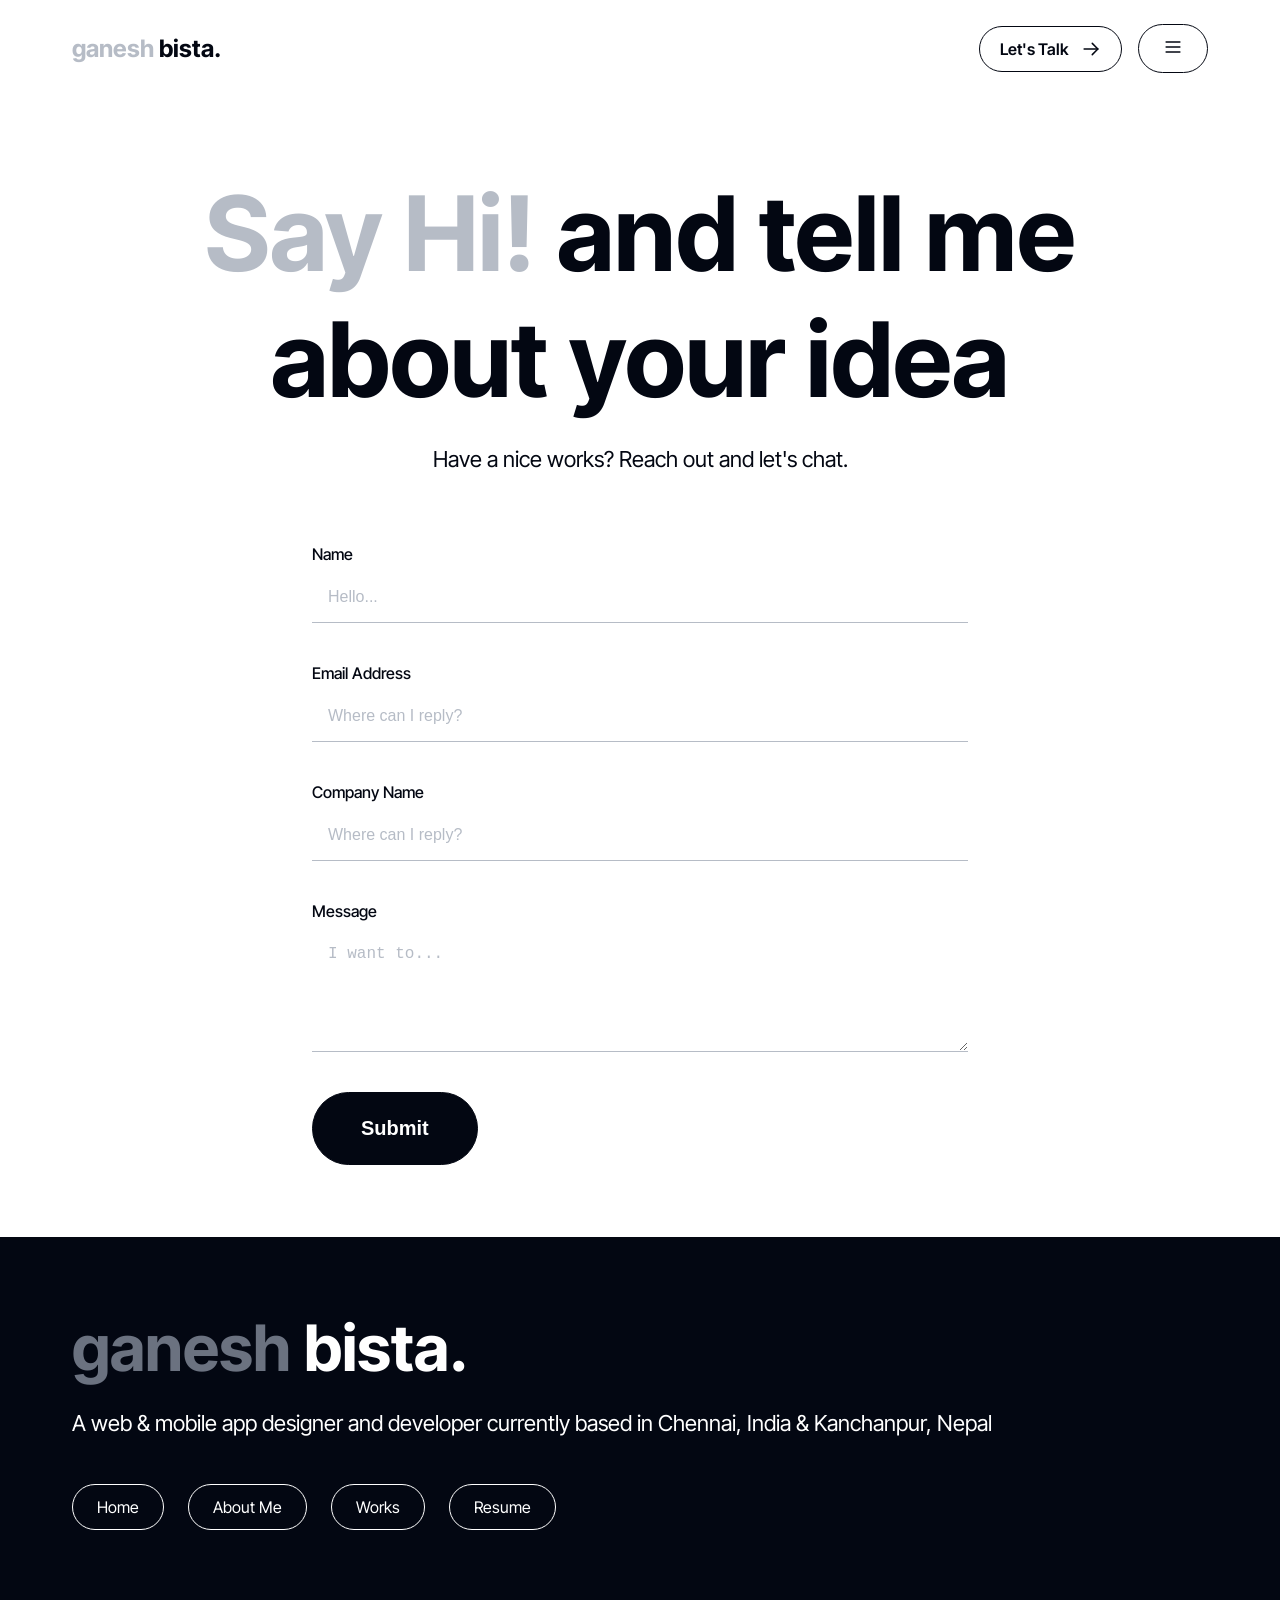
<file: contact.html>
<!doctype html>
<html lang="en">
  <head>
    <!-- Basic -->
    <meta charset="UTF-8" />
    <meta name="viewport" content="width=device-width, initial-scale=1.0" />

    <title>Contact | Ganesh Bista</title>

    <meta
      name="description"
      content="Get in touch with Ganesh Bista for web development, mobile app development, UI/UX design, and freelance projects."
    />

    <meta name="author" content="Ganesh Bista" />
    <meta name="robots" content="index, follow, max-image-preview:large" />
    <meta name="googlebot" content="index, follow" />
    <meta name="theme-color" content="#ffffff" />
    <meta name="color-scheme" content="light" />

    <!-- Canonical -->
    <link rel="canonical" href="https://ganeshbista.com/contact" />

    <!-- Favicon -->
    <link rel="icon" href="./assets/images/favicon.ico" sizes="any" />
    <link rel="icon" type="image/png" href="./assets/images/favicon.png" />

    <!-- Open Graph (Facebook, Discord, LinkedIn, WhatsApp, Telegram) -->
    <meta property="og:type" content="website" />
    <meta property="og:site_name" content="Ganesh Bista" />
    <meta property="og:title" content="Contact | Ganesh Bista" />
    <meta
      property="og:description"
      content="Get in touch with Ganesh Bista for web development, mobile app development, UI/UX design, and freelance projects."
    />
    <meta property="og:url" content="https://ganeshbista.com/contact" />
    <meta
      property="og:image"
      content="https://ganeshbista.com/assets/images/embed.png"
    />
    <meta property="og:image:width" content="1200" />
    <meta property="og:image:height" content="630" />
    <meta property="og:image:alt" content="Ganesh Bista Portfolio" />
    <meta property="og:locale" content="en_US" />

    <!-- Twitter / X -->
    <meta name="twitter:card" content="summary_large_image" />
    <meta name="twitter:title" content="Contact | Ganesh Bista" />
    <meta
      name="twitter:description"
      content="Get in touch with Ganesh Bista for web development, mobile app development, UI/UX design, and freelance projects."
    />
    <meta
      name="twitter:image"
      content="https://ganeshbista.com/assets/images/embed.png"
    />
    <!-- <meta name="twitter:creator" content="@ganeshbistakaji" /> -->

    <!-- Mobile -->
    <!-- <meta name="mobile-web-app-capable" content="yes" /> -->
    <!-- <meta name="apple-mobile-web-app-capable" content="yes" /> -->
    <!-- <meta name="apple-mobile-web-app-title" content="Ganesh Bista" /> -->
    <!-- <meta name="apple-mobile-web-app-status-bar-style" content="black" /> -->

    <!-- PWA -->
    <!-- <link rel="manifest" href="/manifest.json" /> -->

    <!-- Preconnect -->
    <link rel="preconnect" href="https://fonts.googleapis.com" />
    <link rel="preconnect" href="https://fonts.gstatic.com" crossorigin />

    <!-- Schema.org JSON-LD -->
    <script type="application/ld+json">
      {
        "@context": "https://schema.org",
        "@type": "ContactPage",
        "url": "https://ganeshbista.com/contact",
        "name": "Contact Ganesh Bista"
      }
    </script>
    <link rel="stylesheet" href="./assets/style/contact.css" />
    <link rel="stylesheet" href="./assets/style/global.css" />
  </head>
  <body>
    <div class="main">
      <header class="navbar">
        <div class="main-nav">
          <a href="./" class="site-icon"
            ><span class="first-name">ganesh</span>
            <span class="last-name">bista.</span></a
          >
          <div class="right">
            <a href="./contact.html" class="contact hide-mb">
              <span>Let's Talk</span>
              <svg
                width="100%"
                height="100%"
                viewBox="0 0 20 20"
                fill="none"
                xmlns="http://www.w3.org/2000/svg"
              >
                <path
                  d="M3.125 10H16.875"
                  stroke="currentColor"
                  stroke-width="1.5"
                  stroke-linecap="round"
                  stroke-linejoin="round"
                ></path>
                <path
                  d="M11.25 4.375L16.875 10L11.25 15.625"
                  stroke="currentColor"
                  stroke-width="1.5"
                  stroke-linecap="round"
                  stroke-linejoin="round"
                ></path>
              </svg>
            </a>

            <button class="hamburger">
              <svg
                class="navbar-inactive-burger"
                width="100%"
                height="100%"
                viewBox="0 0 20 20"
                fill="none"
                xmlns="http://www.w3.org/2000/svg"
              >
                <path
                  d="M3.125 10H16.875"
                  stroke="currentColor"
                  stroke-width="1.5"
                  stroke-linecap="round"
                  stroke-linejoin="round"
                ></path>
                <path
                  d="M3.125 5H16.875"
                  stroke="currentColor"
                  stroke-width="1.5"
                  stroke-linecap="round"
                  stroke-linejoin="round"
                ></path>
                <path
                  d="M3.125 15H16.875"
                  stroke="currentColor"
                  stroke-width="1.5"
                  stroke-linecap="round"
                  stroke-linejoin="round"
                ></path>
              </svg>
              <svg
                class="navbar-active-burger"
                width="100%"
                height="100%"
                viewBox="0 0 20 20"
                fill="none"
                xmlns="http://www.w3.org/2000/svg"
              >
                <path
                  d="M15.625 4.375L4.375 15.625"
                  stroke="currentColor"
                  stroke-width="1.5"
                  stroke-linecap="round"
                  stroke-linejoin="round"
                ></path>
                <path
                  d="M15.625 15.625L4.375 4.375"
                  stroke="currentColor"
                  stroke-width="1.5"
                  stroke-linecap="round"
                  stroke-linejoin="round"
                ></path>
              </svg>
            </button>
          </div>
        </div>
        <div class="nav-line-cont">
          <div class="nav-line"></div>
        </div>

        <div class="nav-dropdown">
          <div class="nav-dropdown-inner">
            <ul class="nav-links">
              <li class="nav-link">
                <a href="./" class="link">Home<span>(01)</span></a>
                <a href="./" class="button-link hide-mb">
                  <svg
                    width="100%"
                    height="100%"
                    viewBox="0 0 20 20"
                    fill="none"
                    xmlns="http://www.w3.org/2000/svg"
                  >
                    <path
                      d="M3.125 10H16.875"
                      stroke="currentColor"
                      stroke-width="1.5"
                      stroke-linecap="round"
                      stroke-linejoin="round"
                    ></path>
                    <path
                      d="M11.25 4.375L16.875 10L11.25 15.625"
                      stroke="currentColor"
                      stroke-width="1.5"
                      stroke-linecap="round"
                      stroke-linejoin="round"
                    ></path>
                  </svg>
                </a>
              </li>
              <li class="nav-link">
                <a href="./about.html" class="link"
                  >About Me<span>(02)</span></a
                >
                <a href="./about.html" class="button-link hide-mb">
                  <svg
                    width="100%"
                    height="100%"
                    viewBox="0 0 20 20"
                    fill="none"
                    xmlns="http://www.w3.org/2000/svg"
                  >
                    <path
                      d="M3.125 10H16.875"
                      stroke="currentColor"
                      stroke-width="1.5"
                      stroke-linecap="round"
                      stroke-linejoin="round"
                    ></path>
                    <path
                      d="M11.25 4.375L16.875 10L11.25 15.625"
                      stroke="currentColor"
                      stroke-width="1.5"
                      stroke-linecap="round"
                      stroke-linejoin="round"
                    ></path>
                  </svg>
                </a>
              </li>
              <li class="nav-link">
                <a href="./works.html" class="link">Works<span>(03)</span></a>
                <a href="./works.html" class="button-link hide-mb">
                  <svg
                    width="100%"
                    height="100%"
                    viewBox="0 0 20 20"
                    fill="none"
                    xmlns="http://www.w3.org/2000/svg"
                  >
                    <path
                      d="M3.125 10H16.875"
                      stroke="currentColor"
                      stroke-width="1.5"
                      stroke-linecap="round"
                      stroke-linejoin="round"
                    ></path>
                    <path
                      d="M11.25 4.375L16.875 10L11.25 15.625"
                      stroke="currentColor"
                      stroke-width="1.5"
                      stroke-linecap="round"
                      stroke-linejoin="round"
                    ></path>
                  </svg>
                </a>
              </li>
            </ul>

            <div class="nav-line-cont-inner">
              <div class="nav-line"></div>
            </div>

            <div class="socials">
              <div class="socials-left">
                <p class="follow-me-txt">Follow me.</p>
                <ul class="socials-link">
                  <li class="social-link">
                    <a
                      target="_blank"
                      href="https://github.com/ganeshbistakaji"
                      class="link"
                      >Github<span>(@ganeshbistakaji)</span>
                      <svg
                        width="100%"
                        height="100%"
                        viewBox="0 0 24 24"
                        fill="none"
                        xmlns="http://www.w3.org/2000/svg"
                      >
                        <path
                          d="M6 18L18 6"
                          stroke="currentColor"
                          stroke-width="1.5"
                          stroke-linecap="round"
                          stroke-linejoin="round"
                        ></path>
                        <path
                          d="M8.25 6H18V15.75"
                          stroke="currentColor"
                          stroke-width="1.5"
                          stroke-linecap="round"
                          stroke-linejoin="round"
                        ></path></svg
                    ></a>
                  </li>
                  <li class="social-link">
                    <a
                      target="_blank"
                      href="https://github.com/deadbushmc"
                      class="link"
                      >Github<span>(@deadbushmc)</span>
                      <svg
                        width="100%"
                        height="100%"
                        viewBox="0 0 24 24"
                        fill="none"
                        xmlns="http://www.w3.org/2000/svg"
                      >
                        <path
                          d="M6 18L18 6"
                          stroke="currentColor"
                          stroke-width="1.5"
                          stroke-linecap="round"
                          stroke-linejoin="round"
                        ></path>
                        <path
                          d="M8.25 6H18V15.75"
                          stroke="currentColor"
                          stroke-width="1.5"
                          stroke-linecap="round"
                          stroke-linejoin="round"
                        ></path></svg
                    ></a>
                  </li>
                  <li class="social-link">
                    <a
                      target="_blank"
                      href="https://in.linkedin.com/in/ganesh-bista-444a46316"
                      class="link"
                      >Linked in
                      <svg
                        width="100%"
                        height="100%"
                        viewBox="0 0 24 24"
                        fill="none"
                        xmlns="http://www.w3.org/2000/svg"
                      >
                        <path
                          d="M6 18L18 6"
                          stroke="currentColor"
                          stroke-width="1.5"
                          stroke-linecap="round"
                          stroke-linejoin="round"
                        ></path>
                        <path
                          d="M8.25 6H18V15.75"
                          stroke="currentColor"
                          stroke-width="1.5"
                          stroke-linecap="round"
                          stroke-linejoin="round"
                        ></path></svg
                    ></a>
                  </li>
                </ul>
              </div>
              <div class="socials-right">
                <p class="query">Reach out to me.</p>
                <form id="query-form-nav" class="query-form-nav">
                  <input
                    type="text"
                    id="query-nav-msg"
                    placeholder="Write your query"
                    required
                  />
                  <button type="submit">
                    <svg
                      width="100%"
                      height="100%"
                      viewBox="0 0 24 24"
                      fill="none"
                      xmlns="http://www.w3.org/2000/svg"
                    >
                      <path
                        d="M6 18L18 6"
                        stroke="currentColor"
                        stroke-width="1.5"
                        stroke-linecap="round"
                        stroke-linejoin="round"
                      ></path>
                      <path
                        d="M8.25 6H18V15.75"
                        stroke="currentColor"
                        stroke-width="1.5"
                        stroke-linecap="round"
                        stroke-linejoin="round"
                      ></path>
                    </svg>
                  </button>
                </form>
              </div>
            </div>
          </div>
        </div>
      </header>
      <section class="section-contact section-boxed">
        <h1 class="heading">
          <span>Say Hi!</span> and tell me about your idea
        </h1>
        <p class="tagline">Have a nice works? Reach out and let's chat.</p>
        <form action="./php/contact.php" method="post" class="contact-form">
          <label for="name">Name</label>
          <input
            type="text"
            placeholder="Hello..."
            class="name"
            name="name"
            id="name"
            required
          />

          <label for="email">Email Address</label>
          <input
            type="email"
            placeholder="Where can I reply?"
            class="email"
            name="email"
            id="email"
            required
          />

          <label for="company">Company Name</label>
          <input
            type="text"
            placeholder="Where can I reply?"
            class="company"
            name="company"
            id="company"
          />

          <label for="message">Message</label>
          <textarea
            placeholder="I want to..."
            class="message"
            name="message"
            id="message"
            required
            rows="5"
          ></textarea>

          <input
            type="submit"
            value="Submit"
            name="submit"
            class="contact-submit"
          />
        </form>
      </section>
      <footer class="footer">
        <div class="footer-inner section-boxed">
          <a href="./" class="site-icon-footer"
            ><span class="first-name">ganesh</span>
            <span class="last-name">bista.</span></a
          >
          <p class="site-desc">
            A web & mobile app designer and developer currently based in
            Chennai, India & Kanchanpur, Nepal
          </p>

          <ul class="links-list">
            <li class="link-list">
              <a href="./" class="link">Home</a>
            </li>
            <li class="link-list">
              <a href="./about.html" class="link">About Me</a>
            </li>
            <li class="link-list">
              <a href="./works.html" class="link">Works</a>
            </li>
            <li class="link-list">
              <a
                target="_blank"
                href="https://drive.google.com/file/d/1i2EXxmqxesMfHggmH8huuSoUHmxjBZQx/view?usp=sharing"
                class="link"
                >Resume</a
              >
            </li>
          </ul>
        </div>
      </footer>
    </div>

    <script src="./assets/js/navbar.js"></script>
    <script src="./assets/js/contact.js"></script>
  </body>
</html>
</file>
<file: assets/style/index.css>
@import url("https://fonts.googleapis.com/css2?family=Inter+Tight:ital,wght@0,100..900;1,100..900&display=swap");
.section-intro,
.section-works {
  display: flex;
  flex-direction: column;
}

.section-skills {
  display: flex;
}

.section-intro .greetings {
  font-size: 22px;
  font-weight: 500;
  color: #030712;
  margin-bottom: 16px;
}
.section-intro .basic-bio {
  font-size: 104px;
  font-weight: 700;
  color: #030712;
  margin-bottom: 56px;
}
.section-intro .basic-bio span {
  color: #B6BCC6;
}
.section-intro .contact-page {
  width: 100%;
  display: flex;
  align-items: center;
  justify-content: space-between;
  gap: 24px;
}
.section-intro .contact-page .contact {
  padding: 24px 48px;
  font-size: 22px;
  font-weight: 600;
  display: flex;
  align-items: center;
  gap: 12px;
  color: #ffffff;
  border: 1px solid #030712;
  background-color: #030712;
  border-radius: 1000px;
  transition: all 0.2s ease;
}
.section-intro .contact-page .contact svg {
  width: 28px;
  height: 28px;
}
.section-intro .contact-page .contact svg path {
  stroke: #ffffff;
  transition: all 0.2s ease;
}
.section-intro .contact-page .contact:hover {
  color: #030712;
  background-color: #ffffff;
  gap: 16px;
}
.section-intro .contact-page .contact:hover svg path {
  stroke: #030712;
}
.section-intro .contact-page .contact-desc {
  font-size: 22px;
  font-weight: 400;
  color: #374151;
}

.section-works .top {
  width: 100%;
  display: flex;
  align-items: center;
  justify-content: space-between;
  gap: 24px;
}
.section-works .top .section-title {
  color: #030712;
  font-weight: 600;
}
.section-works .top .works {
  font-weight: 600;
  font-size: 16px;
  border-radius: 100000px;
  color: #030712;
  background-color: transparent;
  padding: 16px 20px;
  border: 1px solid #030712;
  display: flex;
  gap: 12px;
  align-items: center;
  opacity: 1;
  transition: all 0.2s ease;
}
.section-works .top .works svg {
  width: 24px;
  height: 24px;
}
.section-works .top .works svg path {
  stroke: #030712;
}
.section-works .top .works:hover {
  opacity: 0.6;
}
.section-works .all-works {
  width: 100%;
  list-style-type: none;
  display: flex;
  -moz-column-gap: 24px;
       column-gap: 24px;
  flex-wrap: wrap;
}
.section-works .all-works .work {
  display: flex;
  flex-direction: column;
  gap: 24px;
  border-radius: 24px;
}
.section-works .all-works .work .work-img-cont {
  width: 100%;
  aspect-ratio: 1/1;
  display: flex;
  align-items: center;
  justify-content: center;
  border-radius: 24px;
  background-color: #EBEBEB;
  overflow: hidden;
  opacity: 1;
  transition: all 0.2s ease;
}
.section-works .all-works .work .work-img-cont:hover {
  opacity: 0.6;
}
.section-works .all-works .work .work-img-cont .work-img {
  width: 100%;
  height: auto;
}
.section-works .all-works .work .work-desc {
  display: flex;
  align-items: center;
  justify-content: space-between;
}
.section-works .all-works .work .work-desc .left .work-title {
  font-size: 22px;
  font-weight: 600;
  margin-bottom: 8px;
}
.section-works .all-works .work .work-desc .left .work-type {
  font-size: 18px;
  font-weight: 400;
}
.section-works .all-works .work .work-desc .work-view-more {
  border: 1px solid #030712;
  border-radius: 10000px;
  opacity: 1;
  display: flex;
  align-items: center;
  justify-content: center;
  transition: all 0.2s ease;
}
.section-works .all-works .work .work-desc .work-view-more svg path {
  stroke: #030712;
}
.section-works .all-works .work .work-desc .work-view-more:hover {
  opacity: 0.6;
}
.section-works .works-mb {
  width: 100%;
  font-weight: 600;
  border-radius: 100000px;
  font-size: 16px;
  color: #030712;
  background-color: transparent;
  display: flex;
  align-items: center;
  justify-content: center;
  padding: 16px 20px;
  border: 1px solid #030712;
  display: flex;
  gap: 12px;
  align-items: center;
  opacity: 1;
  transition: all 0.2s ease;
}
.section-works .works-mb svg {
  width: 24px;
  height: 24px;
}
.section-works .works-mb svg path {
  stroke: #030712;
}
.section-works .works-mb:hover {
  opacity: 0.6;
}

.section-skills {
  align-items: flex-end;
  justify-content: space-between;
}
.section-skills .left {
  flex: 1;
}
.section-skills .left .skills-heading {
  font-family: 600;
  color: #030712;
}
.section-skills .left .skills-desc {
  font-family: 400;
  color: #374151;
  margin-bottom: 32px;
}
.section-skills .left .about {
  padding: 16px 20px;
  border: 1px solid #030712;
  color: #030712;
  border-radius: 10000px;
  display: flex;
  align-items: center;
  gap: 12px;
  justify-content: space-between;
  background-color: transparent;
  opacity: 1;
  transition: all 0.3 ease;
}
.section-skills .left .about svg {
  width: 24px;
  height: 24px;
}
.section-skills .left .about svg path {
  stroke: #030712;
}
.section-skills .left .about:hover {
  opacity: 0.6;
}
.section-skills .skills {
  list-style-type: none;
  display: flex;
  flex-direction: column;
  gap: 24px;
}
.section-skills .skills .skill .skill-name {
  font-size: 16px;
  font-weight: 500;
  color: #4b5563;
  text-transform: uppercase;
}

.section-lang-tool {
  overflow-x: auto;
  display: flex;
  -ms-overflow-style: none;
  scrollbar-width: none;
}
.section-lang-tool .lang-tools {
  height: 48px;
  display: flex;
  align-items: center;
  justify-content: center;
  gap: 72px;
  list-style-type: none;
  padding: 0px 72px 0px 0px;
  margin: 0;
  animation: spin 50s infinite linear;
}
.section-lang-tool .lang-tools .lang-tool {
  flex: 0 0 max-content;
  height: 100%;
}
.section-lang-tool .lang-tools .lang-tool img {
  height: 100%;
  width: auto;
  display: block;
  filter: grayscale(100%);
  opacity: 0.5;
}
.section-lang-tool::-webkit-scrollbar {
  display: none;
}

.section-recognition .inner-section {
  width: 100%;
  display: flex;
  align-items: start;
  justify-content: space-between;
}
.section-recognition .inner-section .left .recognition-main-title {
  font-weight: 600;
  color: #030712;
}
.section-recognition .inner-section .right {
  flex: 1;
  display: flex;
  flex-direction: column;
}
.section-recognition .inner-section .right .recognition .recognition-title {
  margin-bottom: 12px;
  font-size: 22px;
  font-weight: 600;
  color: #030712;
}
.section-recognition .inner-section .right .recognition .recognition-type {
  font-weight: 400;
  color: #030712;
  text-transform: uppercase;
  font-size: 18px;
}
.section-recognition .inner-section .right .recognition-divider {
  background-color: #B6BCC6;
  width: 100%;
  height: 1px;
  opacity: 0.5;
}

.section-divider {
  padding: 0px !important;
  background-color: #B6BCC6;
  height: 1px !important;
  opacity: 0.5;
}

.section-get-in-touch {
  display: flex;
  flex-direction: column;
  gap: 32px;
  align-items: center;
}
.section-get-in-touch .query-desc {
  color: #030712;
  font-size: 22px;
  font-weight: 500;
  text-align: center;
}
.section-get-in-touch .query-title {
  color: #030712;
  font-weight: 700;
  text-align: center;
}
.section-get-in-touch .query-title span {
  color: #B6BCC6;
}
.section-get-in-touch .contact {
  color: #030712;
  text-decoration: underline;
  font-size: 14px;
  font-weight: 600;
  text-transform: uppercase;
  opacity: 1;
  transition: all 0.2s ease;
}
.section-get-in-touch .contact:hover {
  opacity: 0.6;
}

@media only screen and (min-width: 1025px) {
  .section-intro .greetings {
    font-size: 22px;
    font-weight: 500;
  }
  .section-intro .basic-bio {
    font-size: 104px;
    font-weight: 700;
  }
  .section-intro .contact-page .contact-desc {
    max-width: 520px;
    width: 100%;
  }
  .section-works {
    gap: 56px;
  }
  .section-works .top .section-title {
    font-size: 40px;
  }
  .section-works .all-works {
    row-gap: 72px;
  }
  .section-works .all-works .work {
    width: calc(33.33% - 24px);
  }
  .section-works .all-works .work .work-view-more {
    padding: 16px 28px;
  }
  .section-works .all-works .work .work-view-more svg {
    width: 24px;
    height: 24px;
  }
  .section-skills .left {
    flex: 1;
  }
  .section-skills .left .skills-heading {
    font-size: 72px;
    margin-bottom: 24px;
  }
  .section-skills .left .skills-desc {
    font-size: 18px;
  }
  .section-skills .left .about {
    width: -moz-max-content;
    width: max-content;
  }
  .section-skills .skills {
    width: -moz-max-content;
    width: max-content;
  }
  .section-skills .skills .skill-name {
    text-align: right;
  }
  .section-full {
    padding: 48px 0px;
  }
  .section-recognition .inner-section {
    gap: 112px;
  }
  .section-recognition .inner-section .left {
    width: 215px;
  }
  .section-recognition .inner-section .left .recognition-main-title {
    font-size: 40px;
  }
  .section-recognition .inner-section .right {
    gap: 24px;
  }
  .section-get-in-touch .query-title {
    font-size: 104px;
  }
}
@media only screen and (min-width: 768px) and (max-width: 1024px) {
  .section-intro .greetings {
    font-size: 22px;
    font-weight: 500;
  }
  .section-intro .basic-bio {
    font-size: 104px;
    font-weight: 700;
  }
  .section-intro .contact-page {
    flex-direction: column;
    align-items: flex-start;
  }
  .section-intro .contact-page .contact-desc {
    max-width: 100%;
    width: 100%;
  }
  .section-works {
    gap: 56px;
  }
  .section-works .top .section-title {
    font-size: 40px;
  }
  .section-works .all-works {
    row-gap: 32px;
  }
  .section-works .all-works .work {
    width: calc(50% - 24px);
  }
  .section-works .all-works .work .work-view-more {
    padding: 16px 28px;
  }
  .section-works .all-works .work .work-view-more svg {
    width: 24px;
    height: 24px;
  }
  .section-skills .left {
    flex: 1;
  }
  .section-skills .left .skills-heading {
    font-size: 72px;
    margin-bottom: 24px;
  }
  .section-skills .left .skills-desc {
    font-size: 18px;
  }
  .section-skills .left .about {
    width: -moz-max-content;
    width: max-content;
  }
  .section-skills .skills {
    width: -moz-max-content;
    width: max-content;
  }
  .section-skills .skills .skill-name {
    text-align: right;
  }
  .section-full {
    padding: 48px 0px;
  }
  .section-recognition .inner-section {
    gap: 40px;
    flex-direction: column;
  }
  .section-recognition .inner-section .left {
    width: 100%;
  }
  .section-recognition .inner-section .left .recognition-main-title {
    font-size: 40px;
  }
  .section-recognition .inner-section .right {
    width: 100%;
    gap: 24px;
  }
  .section-get-in-touch .query-title {
    font-size: 104px;
  }
}
@media only screen and (max-width: 767px) {
  .section-intro .greetings {
    font-size: 22px;
    font-weight: 500;
  }
  .section-intro .basic-bio {
    font-size: 60px;
    font-weight: 700;
  }
  .section-intro .contact-page {
    flex-direction: column;
    align-items: flex-start;
  }
  .section-intro .contact-page .contact {
    width: 100%;
    justify-content: center;
  }
  .section-intro .contact-page .contact-desc {
    max-width: 100%;
    width: 100%;
  }
  .section-works {
    gap: 32px;
  }
  .section-works .top .section-title {
    font-size: 28px;
  }
  .section-works .all-works {
    row-gap: 32px;
  }
  .section-works .all-works .work {
    width: 100%;
  }
  .section-works .all-works .work .work-view-more {
    padding: 12px 24px;
  }
  .section-works .all-works .work .work-view-more svg {
    width: 20px;
    height: 20px;
  }
  .section-skills {
    flex-direction: column;
    align-items: flex-start;
    gap: 32px;
  }
  .section-skills .left {
    flex: 1;
  }
  .section-skills .left .skills-heading {
    font-size: 52px;
    margin-bottom: 16px;
  }
  .section-skills .left .skills-desc {
    font-size: 18px;
  }
  .section-skills .left .about {
    width: 100%;
    justify-content: center;
  }
  .section-skills .skills {
    width: -moz-max-content;
    width: max-content;
  }
  .section-skills .skills .skill-name {
    text-align: left;
  }
  .section-full {
    padding: 40px 0px;
  }
  .section-lang-tool .lang-tools {
    height: 30px;
  }
  .section-recognition .inner-section {
    gap: 40px;
    flex-direction: column;
  }
  .section-recognition .inner-section .left {
    width: 100%;
  }
  .section-recognition .inner-section .left .recognition-main-title {
    font-size: 28px;
  }
  .section-recognition .inner-section .right {
    width: 100%;
    gap: 24px;
  }
  .section-get-in-touch .query-title {
    font-size: 60px;
  }
}
@keyframes spin {
  from {
    translate: 0;
  }
  to {
    translate: -100%;
  }
}/*# sourceMappingURL=index.css.map */
</file>
<file: assets/style/global.css>
@import url("https://fonts.googleapis.com/css2?family=Inter+Tight:ital,wght@0,100..900;1,100..900&display=swap");
* {
  margin: 0px;
  padding: 0px;
  box-sizing: border-box;
}

body {
  background-color: #ffffff;
}

.main {
  width: 100%;
  height: auto;
  display: flex;
  flex-direction: column;
  align-items: center;
  justify-content: flex-start;
}
.main .section-boxed {
  width: 100%;
  max-width: 1440px;
  height: auto;
}
.main .section-full {
  width: 100%;
  height: auto;
}

a,
h1,
h2,
h3,
h4,
h5,
h6,
p,
span,
div {
  font-family: "Inter Tight", sans-serif;
  text-decoration: none;
}

.site-icon {
  font-weight: 700;
  opacity: 1;
  font-size: 24px;
  transition: all 0.2s ease;
}
.site-icon:hover {
  opacity: 0.6;
}
.site-icon .first-name {
  color: #B6BCC6;
}
.site-icon .last-name {
  color: #030712;
}

button {
  cursor: pointer;
}

header.navbar {
  width: 100%;
  height: -moz-max-content;
  height: max-content;
  position: relative;
  display: flex;
  flex-direction: column;
  align-items: center;
  background-color: #ffffff;
  transition: all 0.5s ease;
}
header.navbar .main-nav {
  width: 100%;
  max-width: 1440px;
  display: flex;
  align-items: center;
  justify-content: space-between;
  position: relative;
  transition: all 1s ease;
  z-index: 1;
}
header.navbar .main-nav .right {
  width: -moz-max-content;
  width: max-content;
  display: flex;
  align-items: center;
  justify-content: space-between;
  gap: 16px;
}
header.navbar .main-nav .right .contact {
  display: flex;
  align-items: center;
  justify-content: space-between;
  padding: 12px 20px;
  border-radius: 10000px;
  gap: 12px;
  border: 1px solid #030712;
  color: #030712;
  opacity: 1;
  font-weight: 600;
  font-size: 16px;
  transition: all 0.2s ease;
}
header.navbar .main-nav .right .contact:hover {
  opacity: 0.6;
}
header.navbar .main-nav .right .hamburger {
  border: 1px solid #030712;
  border-radius: 10000px;
  background-color: transparent;
  padding: 12px 24px;
  opacity: 1;
  transition: all 0.2s ease;
}
header.navbar .main-nav .right .hamburger:hover {
  opacity: 0.6;
}
header.navbar .main-nav .right .hamburger .navbar-active-burger {
  display: none;
}
header.navbar .main-nav .right svg {
  width: 20px;
  height: auto;
}
header.navbar .main-nav .right svg path {
  stroke: #030712;
  transition: all 0.5s ease;
}
header.navbar .nav-dropdown {
  position: absolute;
  width: 100%;
  height: -moz-max-content;
  height: max-content;
  top: 100%;
  left: 50%;
  transform: translateY(-200%) translateX(-50%);
  background-color: #030712;
  display: flex;
  align-items: flex-start;
  justify-content: center;
  transition: all 0.5s ease;
}
header.navbar .nav-dropdown .nav-dropdown-inner {
  width: 100%;
  max-width: 1440px;
}
header.navbar .nav-dropdown .nav-dropdown-inner .nav-links {
  list-style-type: none;
  display: flex;
  flex-direction: column;
  width: 100%;
  padding-bottom: 24px;
}
header.navbar .nav-dropdown .nav-dropdown-inner .nav-links .nav-link {
  width: 100%;
  display: flex;
  align-items: center;
  justify-content: space-between;
}
header.navbar .nav-dropdown .nav-dropdown-inner .nav-links .nav-link .link {
  font-size: 72px;
  font-weight: 600;
  color: #ffffff;
  opacity: 1;
  transition: all 0.2s ease;
}
header.navbar .nav-dropdown .nav-dropdown-inner .nav-links .nav-link .link span {
  padding-left: 16px;
  font-size: 22px;
  font-weight: 400;
  color: #6b7280;
}
header.navbar .nav-dropdown .nav-dropdown-inner .nav-links .nav-link .link:hover {
  opacity: 0.6;
}
header.navbar .nav-dropdown .nav-dropdown-inner .nav-links .nav-link .button-link {
  padding: 16px 28px;
  border: 1px solid #ffffff;
  opacity: 1;
  transition: all 0.2s ease;
  border-radius: 100000px;
}
header.navbar .nav-dropdown .nav-dropdown-inner .nav-links .nav-link .button-link svg {
  width: 24px;
  height: 24px;
}
header.navbar .nav-dropdown .nav-dropdown-inner .nav-links .nav-link .button-link:hover {
  opacity: 0.6;
}
header.navbar .nav-dropdown .nav-dropdown-inner .socials {
  padding-top: 24px;
  width: 100%;
  display: flex;
  align-items: flex-start;
  justify-content: space-between;
  gap: 56px;
}
header.navbar .nav-dropdown .nav-dropdown-inner .socials .socials-left {
  display: flex;
  flex-direction: column;
  gap: 32px;
  flex: 1;
}
header.navbar .nav-dropdown .nav-dropdown-inner .socials .socials-left .follow-me-txt {
  color: #6b7280;
  font-weight: 600;
  font-size: 22px;
}
header.navbar .nav-dropdown .nav-dropdown-inner .socials .socials-left .socials-link {
  list-style-type: none;
  display: flex;
  flex-wrap: wrap;
  gap: 40px;
}
header.navbar .nav-dropdown .nav-dropdown-inner .socials .socials-left .socials-link .social-link {
  width: -moz-max-content;
  width: max-content;
}
header.navbar .nav-dropdown .nav-dropdown-inner .socials .socials-left .socials-link .social-link .link {
  color: #ffffff;
  font-weight: 500;
  font-size: 16px;
  text-transform: uppercase;
  display: flex;
  align-items: center;
  opacity: 1;
  transition: all 0.2s ease;
}
header.navbar .nav-dropdown .nav-dropdown-inner .socials .socials-left .socials-link .social-link .link span {
  padding-left: 8px;
  font-weight: 400;
  font-size: 14px;
  color: #6b7280;
  text-transform: lowercase;
}
header.navbar .nav-dropdown .nav-dropdown-inner .socials .socials-left .socials-link .social-link .link svg {
  width: 24px;
  height: 24px;
  margin-left: 12px;
}
header.navbar .nav-dropdown .nav-dropdown-inner .socials .socials-left .socials-link .social-link .link svg path {
  stroke: #ffffff;
}
header.navbar .nav-dropdown .nav-dropdown-inner .socials .socials-left .socials-link .social-link .link:hover {
  opacity: 0.6;
}
header.navbar .nav-dropdown .nav-dropdown-inner .socials .socials-right {
  display: flex;
  flex-direction: column;
  gap: 32px;
}
header.navbar .nav-dropdown .nav-dropdown-inner .socials .socials-right .query {
  color: #6b7280;
  font-weight: 600;
  font-size: 22px;
}
header.navbar .nav-dropdown .nav-dropdown-inner .socials .socials-right .query-form-nav {
  width: 100%;
  height: -moz-max-content;
  height: max-content;
  display: flex;
  align-items: center;
  border-bottom: 1px solid #6b7280;
  padding-bottom: 20px;
}
header.navbar .nav-dropdown .nav-dropdown-inner .socials .socials-right .query-form-nav input {
  flex: 1;
  background-color: transparent;
  border: none;
  outline: none;
  color: #ffffff;
  font-size: 16px;
  font-weight: 400;
}
header.navbar .nav-dropdown .nav-dropdown-inner .socials .socials-right .query-form-nav input::-moz-placeholder {
  color: #6b7280;
}
header.navbar .nav-dropdown .nav-dropdown-inner .socials .socials-right .query-form-nav input::placeholder {
  color: #6b7280;
}
header.navbar .nav-dropdown .nav-dropdown-inner .socials .socials-right .query-form-nav button {
  width: -moz-max-content;
  width: max-content;
  height: -moz-max-content;
  height: max-content;
  border: none;
  background-color: transparent;
  opacity: 1;
  transition: all 0.2s ease;
}
header.navbar .nav-dropdown .nav-dropdown-inner .socials .socials-right .query-form-nav button svg {
  width: 24px;
  height: 24px;
}
header.navbar .nav-dropdown .nav-dropdown-inner .socials .socials-right .query-form-nav button svg path {
  stroke: #ffffff;
}
header.navbar .nav-dropdown .nav-dropdown-inner .socials .socials-right .query-form-nav button:hover {
  opacity: 0.6;
}

header.navbar.nav-active {
  background-color: #030712;
}
header.navbar.nav-active .main-nav {
  border-bottom-color: rgba(182, 188, 198, 0.2);
}
header.navbar.nav-active .right .contact,
header.navbar.nav-active .right .hamburger {
  border-color: #ffffff;
}
header.navbar.nav-active svg path {
  stroke: #ffffff !important;
}
header.navbar.nav-active .contact {
  color: #ffffff !important;
}
header.navbar.nav-active .hamburger,
header.navbar.nav-active .contact {
  border-color: #ffffff !important;
}
header.navbar.nav-active .last-name {
  color: #ffffff;
}
header.navbar.nav-active .nav-dropdown {
  transform: translateY(0%) translateX(-50%);
}
header.navbar.nav-active .navbar-inactive-burger {
  display: none;
}
header.navbar.nav-active .navbar-active-burger {
  display: block !important;
  width: 20px !important;
  height: 24px !important;
}

.footer {
  width: 100%;
  display: flex;
  justify-content: center;
  background-color: #030712;
}
.footer .footer-inner {
  max-width: 1440px;
  width: 100%;
  display: flex;
  flex-direction: column;
}
.footer .footer-inner .site-icon-footer {
  font-weight: 700;
  margin-bottom: 24px;
}
.footer .footer-inner .site-icon-footer .first-name {
  color: #6b7280;
}
.footer .footer-inner .site-icon-footer .last-name {
  color: #ffffff;
}
.footer .footer-inner .site-desc {
  font-size: 22px;
  font-weight: 400;
  color: #ffffff;
  margin-bottom: 48px;
}
.footer .footer-inner .links-list {
  width: 100%;
  list-style-type: none;
  display: flex;
  align-items: center;
  flex-wrap: wrap;
  gap: 24px;
}
.footer .footer-inner .links-list .link-list {
  border: 1px solid #ffffff;
  border-radius: 10000px;
  opacity: 1;
  transition: all 0.2s ease;
}
.footer .footer-inner .links-list .link-list .link {
  display: flex;
  padding: 12px 24px;
  color: #ffffff;
}
.footer .footer-inner .links-list .link-list:hover {
  opacity: 0.6;
}

@media only screen and (min-width: 1025px) {
  .hide-pc {
    display: none !important;
  }
  .section-boxed {
    padding: 72px;
  }
  header.navbar .main-nav {
    padding: 24px 72px;
  }
  header.navbar .nav-dropdown-inner {
    padding: 24px 72px 72px 72px;
  }
  header.navbar .nav-dropdown .nav-dropdown-inner .nav-links {
    gap: 40px;
  }
  header.navbar .nav-dropdown .nav-dropdown-inner .nav-links .nav-link .link {
    font-size: 72px;
    font-weight: 600;
  }
  header.navbar .nav-dropdown .nav-dropdown-inner .nav-links .nav-link .link span {
    font-size: 22px;
    font-weight: 400;
  }
  header.navbar .nav-dropdown .nav-dropdown-inner .socials-right {
    width: 35%;
  }
  .site-icon {
    font-size: 24px;
  }
  .nav-line-cont {
    width: 100%;
    height: 1px;
    max-width: 1440px;
    padding: 0px 72px;
    opacity: 0.2;
  }
  .nav-line {
    background-color: #ffffff;
    width: 100%;
    height: 1px;
  }
  .nav-line-cont-inner {
    width: 100%;
    height: 1px;
    padding: 0px 0px;
    opacity: 0.2;
  }
  .footer .footer-inner .site-icon-footer {
    font-size: 64px;
  }
}
@media only screen and (min-width: 768px) and (max-width: 1024px) {
  .hide-tb {
    display: none !important;
  }
  .section-boxed {
    padding: 56px 40px;
  }
  header.navbar .main-nav {
    padding: 24px 40px;
  }
  header.navbar .nav-dropdown-inner {
    padding: 24px 40px 40px 40px;
  }
  header.navbar .nav-dropdown .nav-dropdown-inner .nav-links {
    gap: 40px;
  }
  header.navbar .nav-dropdown .nav-dropdown-inner .nav-links .nav-link .link {
    font-size: 72px;
    font-weight: 600;
  }
  header.navbar .nav-dropdown .nav-dropdown-inner .nav-links .nav-link .link span {
    font-size: 22px;
    font-weight: 400;
  }
  header.navbar .nav-dropdown .nav-dropdown-inner .socials {
    flex-direction: column;
  }
  header.navbar .nav-dropdown .nav-dropdown-inner .socials .socials-right {
    width: 100%;
  }
  header.navbar .nav-line-cont {
    width: 100%;
    height: 1px;
    padding: 0px 40px;
    opacity: 0.2;
  }
  header.navbar .nav-line {
    background-color: #ffffff;
    width: 100%;
    height: 1px;
  }
  header.navbar .nav-line-cont-inner {
    width: 100%;
    height: 1px;
    padding: 0px 0px;
    opacity: 0.2;
  }
  .footer .footer-inner .site-icon-footer {
    font-size: 64px;
  }
}
@media only screen and (max-width: 767px) {
  .hide-mb {
    display: none !important;
  }
  .section-boxed {
    padding: 40px 20px;
  }
  header.navbar .main-nav,
  header.navbar .nav-dropdown-inner {
    padding: 20px;
  }
  header.navbar .nav-dropdown .nav-dropdown-inner .nav-links {
    gap: 32px;
  }
  header.navbar .nav-dropdown .nav-dropdown-inner .nav-links .nav-link .link {
    font-size: 52px;
    font-weight: 600;
  }
  header.navbar .nav-dropdown .nav-dropdown-inner .nav-links .nav-link .link span {
    font-size: 22px;
    font-weight: 400;
  }
  header.navbar .nav-dropdown .nav-dropdown-inner .socials {
    flex-direction: column;
  }
  header.navbar .nav-dropdown .nav-dropdown-inner .socials .socials-right {
    width: 100%;
  }
  header.navbar .nav-line-cont {
    width: 100%;
    height: 1px;
    padding: 0px 20px;
    opacity: 0.2;
  }
  header.navbar .nav-line {
    background-color: #ffffff;
    width: 100%;
    height: 1px;
  }
  header.navbar .nav-line-cont-inner {
    width: 100%;
    height: 1px;
    padding: 0px 0px;
    opacity: 0.2;
  }
  .footer .footer-inner .site-icon-footer {
    font-size: 40px;
  }
}/*# sourceMappingURL=global.css.map */
</file>
<file: assets/style/about.css>
@import url("https://fonts.googleapis.com/css2?family=Inter+Tight:ital,wght@0,100..900;1,100..900&display=swap");
.section-about,
.section-exp {
  display: flex;
  flex-direction: column;
}

.section-about .top {
  flex: 1;
}
.section-about .top .subtitle {
  margin-bottom: 16px;
  color: #030712;
  font-size: 22px;
  font-weight: 500;
}
.section-about .bottom {
  flex: 1;
  display: flex;
}
.section-about .bottom .heading {
  color: #030712;
  font-weight: 700;
}
.section-about .bottom .heading span {
  color: #B6BCC6;
}
.section-about .bottom .desc {
  color: #374151;
  font-size: 22px;
  font-weight: 400;
}
.section-about .bottom .contact {
  padding: 24px 48px;
  font-size: 22px;
  font-weight: 600;
  display: flex;
  align-items: center;
  gap: 12px;
  color: #ffffff;
  border: 1px solid #030712;
  background-color: #030712;
  border-radius: 1000px;
  transition: all 0.2s ease;
}
.section-about .bottom .contact svg {
  width: 28px;
  height: 28px;
}
.section-about .bottom .contact svg path {
  stroke: #ffffff;
  transition: all 0.2s ease;
}
.section-about .bottom .contact:hover {
  color: #030712;
  background-color: #ffffff;
  gap: 16px;
}
.section-about .bottom .contact:hover svg path {
  stroke: #030712;
}
.section-about .banner-me img.me {
  width: 100%;
  height: auto;
  border-radius: 24px;
}

.section-exp .exp-title {
  font-weight: 600;
  color: #030712;
}
.section-exp .exps {
  list-style-type: none;
}
.section-exp .exps .exp:first-child {
  border-top: 1px solid #B6BCC6;
}
.section-exp .exps .exp {
  border-bottom: 1px solid #B6BCC6;
  display: flex;
  align-items: flex-end;
  justify-content: space-between;
}
.section-exp .exps .exp .left .desg {
  font-size: 22px;
  font-weight: 600;
  margin-bottom: 12px;
  color: #030712;
}
.section-exp .exps .exp .left .company {
  font-size: 18px;
  font-weight: 400;
  color: #374151;
}
.section-exp .exps .exp .timeline {
  font-size: 18px;
  font-weight: 400;
  color: #374151;
}

@media only screen and (min-width: 1025px) {
  .section-about .bottom {
    gap: 76px;
  }
  .section-about .bottom .heading {
    font-size: 104px;
    width: 100%;
  }
  .section-about .bottom .right {
    padding-top: 32px;
    display: flex;
    flex-direction: column;
    justify-content: space-between;
  }
  .section-about .bottom .right .contact {
    width: -moz-max-content;
    width: max-content;
    margin-left: auto;
  }
  .section-about .banner-me {
    padding-top: 56px;
  }
  .section-exp {
    gap: 48px;
  }
  .section-exp .exp-title {
    font-size: 40px;
  }
  .section-exp .exps {
    list-style-type: none;
  }
  .section-exp .exps .exp {
    padding: 40px 0px 24px 0px;
  }
}
@media only screen and (min-width: 768px) and (max-width: 1024px) {
  .section-about .bottom {
    gap: 32px;
    flex-direction: column;
  }
  .section-about .bottom .heading {
    font-size: 104px;
  }
  .section-about .bottom .right {
    display: flex;
    flex-direction: column;
    gap: 32px;
  }
  .section-about .bottom .right .contact {
    width: -moz-max-content;
    width: max-content;
    margin-left: auto;
  }
  .section-about .banner-me {
    padding-top: 32px;
  }
  .section-exp {
    gap: 48px;
  }
  .section-exp .exp-title {
    font-size: 40px;
  }
  .section-exp .exps {
    list-style-type: none;
  }
  .section-exp .exps .exp {
    padding: 40px 0px 24px 0px;
  }
}
@media only screen and (max-width: 767px) {
  .section-about .bottom {
    gap: 32px;
    flex-direction: column;
  }
  .section-about .bottom .heading {
    font-size: 60px;
  }
  .section-about .bottom .right {
    display: flex;
    flex-direction: column;
    gap: 32px;
  }
  .section-about .bottom .right .contact {
    width: 100%;
    justify-content: center;
  }
  .section-about .banner-me {
    padding-top: 32px;
  }
  .section-exp {
    gap: 40px;
  }
  .section-exp .exp-title {
    font-size: 28px;
  }
  .section-exp .exps {
    list-style-type: none;
  }
  .section-exp .exps .exp {
    flex-direction: column;
    align-items: flex-start;
    gap: 24px;
    padding: 24px 0px 24px 0px;
  }
}/*# sourceMappingURL=about.css.map */
</file>
<file: assets/style/contact.css>
@import url("https://fonts.googleapis.com/css2?family=Inter+Tight:ital,wght@0,100..900;1,100..900&display=swap");
.section-contact {
  display: flex;
  flex-direction: column;
  align-items: center;
}
.section-contact .heading {
  color: #030712;
  font-weight: 700;
  margin-bottom: 24px;
  text-align: center;
}
.section-contact .heading span {
  color: #B6BCC6;
}
.section-contact .tagline {
  font-size: 22px;
  font-weight: 400;
  color: #030712;
  text-align: center;
}
.section-contact form.contact-form {
  width: 100%;
  max-width: 656px;
  display: flex;
  flex-direction: column;
}
.section-contact form.contact-form label {
  color: #030712;
  font-size: 16px;
  font-weight: 500;
}
.section-contact form.contact-form input:not(.contact-submit),
.section-contact form.contact-form textarea {
  width: 100%;
  border: none;
  border-bottom: 1px solid #B6BCC6;
  outline: none;
  padding: 0px 16px 16px 16px;
  font-size: 16px;
  color: #030712;
  margin-top: 24px;
}
.section-contact form.contact-form input:not(.contact-submit)::-moz-placeholder, .section-contact form.contact-form textarea::-moz-placeholder {
  color: #B6BCC6;
}
.section-contact form.contact-form input:not(.contact-submit)::placeholder,
.section-contact form.contact-form textarea::placeholder {
  color: #B6BCC6;
}
.section-contact form.contact-form input.contact-submit {
  width: -moz-max-content;
  width: max-content;
  padding: 24px 48px;
  border-radius: 10000px;
  background-color: #030712;
  color: #ffffff;
  border: 1px solid #030712;
  font-size: 20px;
  font-weight: 600;
  cursor: pointer;
  transition: all 0.2s ease;
}
.section-contact form.contact-form input.contact-submit:hover {
  color: #030712;
  background-color: transparent;
}

@media only screen and (min-width: 1025px) {
  .section-contact .heading {
    font-size: 104px;
  }
  .section-contact form.contact-form {
    padding-top: 72px;
  }
  .section-contact form.contact-form input:not(.contact-submit),
  .section-contact form.contact-form textarea {
    margin-bottom: 40px;
  }
}
@media only screen and (min-width: 768px) and (max-width: 1024px) {
  .section-contact .heading {
    font-size: 104px;
  }
  .section-contact form.contact-form {
    padding-top: 56px;
  }
  .section-contact form.contact-form input:not(.contact-submit),
  .section-contact form.contact-form textarea {
    margin-bottom: 40px;
  }
}
@media only screen and (max-width: 767px) {
  .section-contact .heading {
    font-size: 60px;
  }
  .section-contact form.contact-form {
    padding-top: 40px;
  }
  .section-contact form.contact-form input:not(.contact-submit),
  .section-contact form.contact-form textarea {
    margin-bottom: 32px;
  }
  .section-contact form.contact-form input.contact-submit {
    width: 100% !important;
  }
}/*# sourceMappingURL=contact.css.map */
</file>
